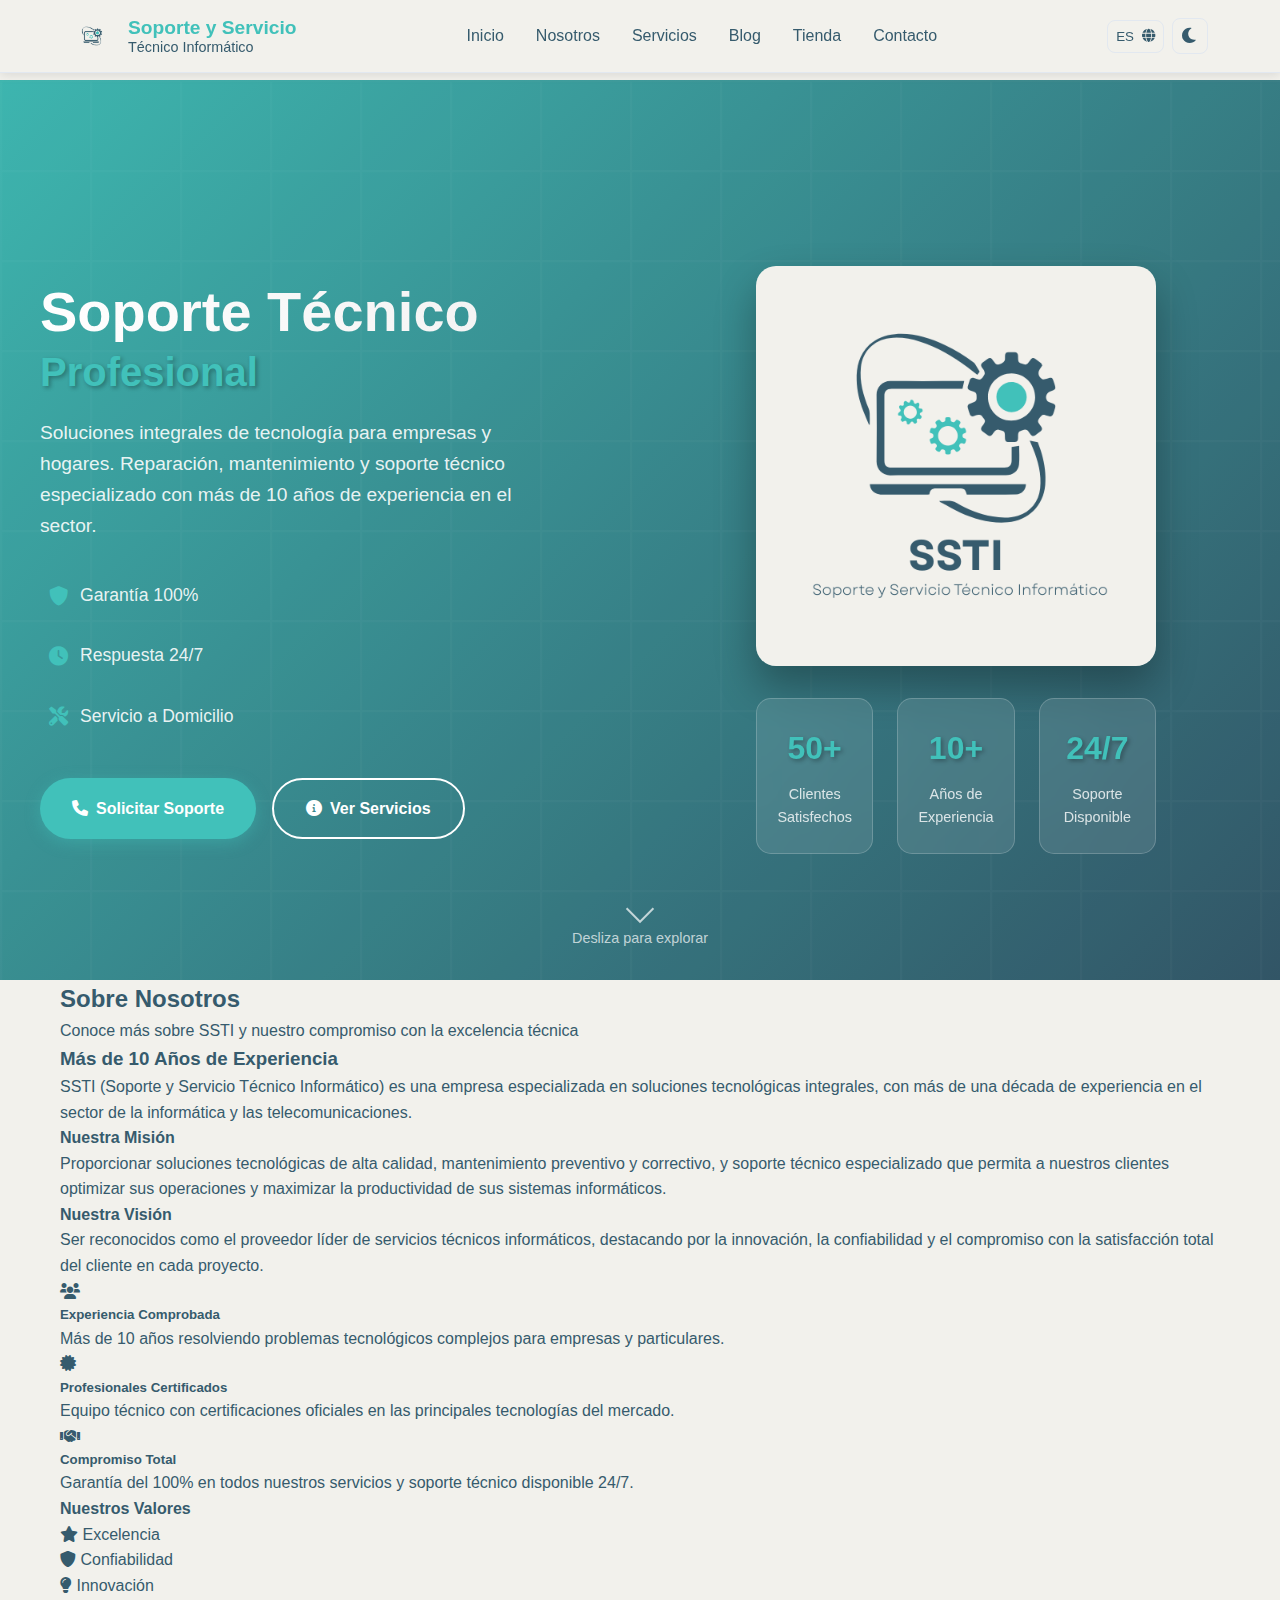
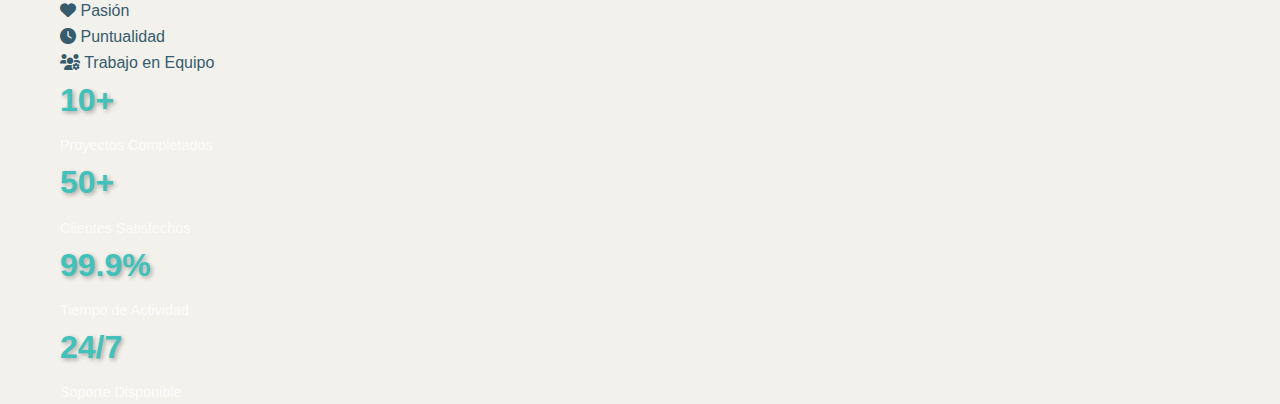
<file: index.html>
<!DOCTYPE html>
<html lang="es">
<head>
    <meta charset="UTF-8">
    <meta name="viewport" content="width=device-width, initial-scale=1.0">
    <title>SSTI - Soporte y Servicio Técnico Informático</title>
    <link rel="stylesheet" href="css/styles.css">
    <link href="https://cdnjs.cloudflare.com/ajax/libs/font-awesome/6.0.0/css/all.min.css" rel="stylesheet">
</head>
<body class="light-mode">
    <!-- Header -->
    <header class="header">
        <nav class="nav-container">
            <div class="nav-left">
                <div class="logo-container">
                    <img src="assets/images/ssti-logo-light.png" alt="SSTI Logo" class="logo logo-light">
                    <img src="assets/images/ssti-logo-dark.png" alt="SSTI Logo" class="logo logo-dark">
                    <div class="company-name">
                        <h1 data-i18n="header.company.title1" data-es="Soporte y Servicio" data-en="Support & Service">Soporte y Servicio</h1>
                        <h2 data-i18n="header.company.title2" data-es="Técnico Informático" data-en="IT Technician">Técnico Informático</h2>
                    </div>
                </div>
            </div>
            
            <div class="nav-center">
                <ul class="nav-menu">
                    <li><a href="#inicio" class="nav-link" data-i18n="nav.home" data-es="Inicio" data-en="Home">Inicio</a></li>
                    <li><a href="#nosotros" class="nav-link" data-i18n="nav.about" data-es="Nosotros" data-en="About">Nosotros</a></li>
                    <li><a href="#servicios" class="nav-link" data-i18n="nav.services" data-es="Servicios" data-en="Services">Servicios</a></li>
                    <li><a href="#blog" class="nav-link" data-i18n="nav.blog" data-es="Blog" data-en="Blog">Blog</a></li>
                    <li><a href="#tienda" class="nav-link" data-i18n="nav.store" data-es="Tienda" data-en="Store">Tienda</a></li>
                    <li><a href="#contacto" class="nav-link" data-i18n="nav.contact" data-es="Contacto" data-en="Contact">Contacto</a></li>
                </ul>
            </div>
            
            <div class="nav-right">
                <div class="controls">
                    <button class="language-toggle" id="languageToggle">
                        <span class="lang-text" data-es="ES" data-en="EN">ES</span>
                        <i class="fas fa-globe"></i>
                    </button>
                    <button class="theme-toggle" id="themeToggle">
                        <i class="fas fa-moon theme-icon-dark"></i>
                        <i class="fas fa-sun theme-icon-light"></i>
                    </button>
                </div>
                
                <button class="mobile-menu-toggle" id="mobileMenuToggle">
                    <span></span>
                    <span></span>
                    <span></span>
                </button>
            </div>
        </nav>
    </header>

    <!-- Hero Section -->
    <section class="hero" id="inicio">
        <div class="hero-background">
            <div class="hero-overlay"></div>
        </div>
        
        <div class="hero-content">
            <div class="hero-text">
                <h1 class="hero-title">
                    <span class="hero-title-main" data-i18n="hero.title.main" data-es="Soporte Técnico" data-en="IT Support">Soporte Técnico</span>
                    <span class="hero-title-sub" data-i18n="hero.title.sub" data-es="Profesional" data-en="Professional">Profesional</span>
                </h1>
                <p class="hero-description" data-i18n="hero.description" data-es="Soluciones integrales de tecnología para empresas y hogares. Reparación, mantenimiento y soporte técnico especializado con más de 10 años de experiencia en el sector." data-en="Comprehensive technology solutions for homes and businesses. Repair, maintenance, and specialized IT support with over 10 years of experience.">
                    Soluciones integrales de tecnología para empresas y hogares. Reparación, mantenimiento y soporte técnico especializado con más de 10 años de experiencia en el sector.
                </p>
                
                <div class="hero-features">
                    <div class="feature-item">
                        <i class="fas fa-shield-alt"></i>
                        <span data-i18n="hero.feature.guarantee" data-es="Garantía 100%" data-en="100% Guarantee">Garantía 100%</span>
                    </div>
                    <div class="feature-item">
                        <i class="fas fa-clock"></i>
                        <span data-i18n="hero.feature.response" data-es="Respuesta 24/7" data-en="24/7 Response">Respuesta 24/7</span>
                    </div>
                    <div class="feature-item">
                        <i class="fas fa-tools"></i>
                        <span data-i18n="hero.feature.onsite" data-es="Servicio a Domicilio" data-en="On-site Service">Servicio a Domicilio</span>
                    </div>
                </div>
                
                <div class="hero-actions">
                    <a href="#contacto" class="btn btn-primary">
                        <i class="fas fa-phone"></i>
                        <span class="btn-text" data-i18n="hero.cta.support" data-es="Solicitar Soporte" data-en="Request Support">Solicitar Soporte</span>
                    </a>
                    <a href="#servicios" class="btn btn-secondary">
                        <i class="fas fa-info-circle"></i>
                        <span class="btn-text" data-i18n="hero.cta.services" data-es="Ver Servicios" data-en="View Services">Ver Servicios</span>
                    </a>
                </div>
            </div>
            
            <div class="hero-visual">
                <div class="hero-image-container">
                    <img src="assets/images/ssti-light.png" alt="SSTI Servicios Técnicos" class="hero-image hero-image-light">
                    <img src="assets/images/ssti-dark.png" alt="SSTI Servicios Técnicos" class="hero-image hero-image-dark">
                </div>
                <div class="hero-stats">
                    <div class="stat-item">
                        <div class="stat-number">50+</div>
                        <div class="stat-label" data-i18n="hero.stats.clients" data-es="Clientes Satisfechos" data-en="Satisfied Clients">Clientes Satisfechos</div>
                    </div>
                    <div class="stat-item">
                        <div class="stat-number">10+</div>
                        <div class="stat-label" data-i18n="hero.stats.years" data-es="Años de Experiencia" data-en="Years of Experience">Años de Experiencia</div>
                    </div>
                    <div class="stat-item">
                        <div class="stat-number">24/7</div>
                        <div class="stat-label" data-i18n="hero.stats.support" data-es="Soporte Disponible" data-en="Support Available">Soporte Disponible</div>
                    </div>
                </div>
            </div>
        </div>
        
        <div class="hero-scroll-indicator">
            <div class="scroll-arrow"></div>
            <span data-i18n="hero.scroll" data-es="Desliza para explorar" data-en="Scroll to explore">Desliza para explorar</span>
        </div>
    </section>

    <!-- Nosotros Section -->
    <section class="nosotros" id="nosotros">
        <div class="container">
            <div class="section-header">
                <h2 class="section-title" data-i18n="nosotros.title" data-es="Sobre Nosotros" data-en="About Us">Sobre Nosotros</h2>
                <p class="section-subtitle" data-i18n="nosotros.subtitle" data-es="Conoce más sobre SSTI y nuestro compromiso con la excelencia técnica" data-en="Learn more about SSTI and our commitment to technical excellence">Conoce más sobre SSTI y nuestro compromiso con la excelencia técnica</p>
            </div>
            
            <div class="nosotros-content">
                <div class="nosotros-text">
                    <div class="nosotros-intro">
                        <h3 data-i18n="nosotros.intro.title" data-es="Más de 10 Años de Experiencia" data-en="Over 10 Years of Experience">Más de 10 Años de Experiencia</h3>
                        <p data-i18n="nosotros.intro.description" data-es="SSTI (Soporte y Servicio Técnico Informático) es una empresa especializada en soluciones tecnológicas integrales, con más de una década de experiencia en el sector de la informática y las telecomunicaciones." data-en="SSTI (IT Support and Technical Service) is a company specialized in comprehensive technological solutions, with over a decade of experience in the IT and telecommunications sector.">
                            SSTI (Soporte y Servicio Técnico Informático) es una empresa especializada en soluciones tecnológicas integrales, con más de una década de experiencia en el sector de la informática y las telecomunicaciones.
                        </p>
                    </div>
                    
                    <div class="nosotros-mission">
                        <h4 data-i18n="nosotros.mission.title" data-es="Nuestra Misión" data-en="Our Mission">Nuestra Misión</h4>
                        <p data-i18n="nosotros.mission.description" data-es="Proporcionar soluciones tecnológicas de alta calidad, mantenimiento preventivo y correctivo, y soporte técnico especializado que permita a nuestros clientes optimizar sus operaciones y maximizar la productividad de sus sistemas informáticos." data-en="To provide high-quality technological solutions, preventive and corrective maintenance, and specialized technical support that allows our clients to optimize their operations and maximize the productivity of their IT systems.">
                            Proporcionar soluciones tecnológicas de alta calidad, mantenimiento preventivo y correctivo, y soporte técnico especializado que permita a nuestros clientes optimizar sus operaciones y maximizar la productividad de sus sistemas informáticos.
                        </p>
                    </div>
                    
                    <div class="nosotros-vision">
                        <h4 data-i18n="nosotros.vision.title" data-es="Nuestra Visión" data-en="Our Vision">Nuestra Visión</h4>
                        <p data-i18n="nosotros.vision.description" data-es="Ser reconocidos como el proveedor líder de servicios técnicos informáticos, destacando por la innovación, la confiabilidad y el compromiso con la satisfacción total del cliente en cada proyecto." data-en="To be recognized as the leading provider of IT technical services, standing out for innovation, reliability, and commitment to total customer satisfaction in every project.">
                            Ser reconocidos como el proveedor líder de servicios técnicos informáticos, destacando por la innovación, la confiabilidad y el compromiso con la satisfacción total del cliente en cada proyecto.
                        </p>
                    </div>
                </div>
                
                <div class="nosotros-features">
                    <div class="feature-card">
                        <div class="feature-icon">
                            <i class="fas fa-users"></i>
                        </div>
                        <h5 data-i18n="nosotros.features.experience.title" data-es="Experiencia Comprobada" data-en="Proven Experience">Experiencia Comprobada</h5>
                        <p data-i18n="nosotros.features.experience.description" data-es="Más de 10 años resolviendo problemas tecnológicos complejos para empresas y particulares." data-en="Over 10 years solving complex technological problems for businesses and individuals.">
                            Más de 10 años resolviendo problemas tecnológicos complejos para empresas y particulares.
                        </p>
                    </div>
                    
                    <div class="feature-card">
                        <div class="feature-icon">
                            <i class="fas fa-certificate"></i>
                        </div>
                        <h5 data-i18n="nosotros.features.certification.title" data-es="Profesionales Certificados" data-en="Certified Professionals">Profesionales Certificados</h5>
                        <p data-i18n="nosotros.features.certification.description" data-es="Equipo técnico con certificaciones oficiales en las principales tecnologías del mercado." data-en="Technical team with official certifications in the main market technologies.">
                            Equipo técnico con certificaciones oficiales en las principales tecnologías del mercado.
                        </p>
                    </div>
                    
                    <div class="feature-card">
                        <div class="feature-icon">
                            <i class="fas fa-handshake"></i>
                        </div>
                        <h5 data-i18n="nosotros.features.commitment.title" data-es="Compromiso Total" data-en="Total Commitment">Compromiso Total</h5>
                        <p data-i18n="nosotros.features.commitment.description" data-es="Garantía del 100% en todos nuestros servicios y soporte técnico disponible 24/7." data-en="100% guarantee on all our services and 24/7 technical support available.">
                            Garantía del 100% en todos nuestros servicios y soporte técnico disponible 24/7.
                        </p>
                    </div>
                </div>
                
                <div class="nosotros-values">
                    <h4 data-i18n="nosotros.values.title" data-es="Nuestros Valores" data-en="Our Values">Nuestros Valores</h4>
                    <div class="values-grid">
                        <div class="value-item">
                            <i class="fas fa-star"></i>
                            <span data-i18n="nosotros.values.excellence" data-es="Excelencia" data-en="Excellence">Excelencia</span>
                        </div>
                        <div class="value-item">
                            <i class="fas fa-shield-alt"></i>
                            <span data-i18n="nosotros.values.reliability" data-es="Confiabilidad" data-en="Reliability">Confiabilidad</span>
                        </div>
                        <div class="value-item">
                            <i class="fas fa-lightbulb"></i>
                            <span data-i18n="nosotros.values.innovation" data-es="Innovación" data-en="Innovation">Innovación</span>
                        </div>
                        <div class="value-item">
                            <i class="fas fa-heart"></i>
                            <span data-i18n="nosotros.values.passion" data-es="Pasión" data-en="Passion">Pasión</span>
                        </div>
                        <div class="value-item">
                            <i class="fas fa-clock"></i>
                            <span data-i18n="nosotros.values.punctuality" data-es="Puntualidad" data-en="Punctuality">Puntualidad</span>
                        </div>
                        <div class="value-item">
                            <i class="fas fa-users-cog"></i>
                            <span data-i18n="nosotros.values.teamwork" data-es="Trabajo en Equipo" data-en="Teamwork">Trabajo en Equipo</span>
                        </div>
                    </div>
                </div>
                
                <div class="nosotros-stats">
                    <div class="stat-card">
                        <div class="stat-number">10+</div>
                        <div class="stat-label" data-i18n="nosotros.stats.projects" data-es="Proyectos Completados" data-en="Completed Projects">Proyectos Completados</div>
                    </div>
                    <div class="stat-card">
                        <div class="stat-number">50+</div>
                        <div class="stat-label" data-i18n="nosotros.stats.clients" data-es="Clientes Satisfechos" data-en="Satisfied Clients">Clientes Satisfechos</div>
                    </div>
                    <div class="stat-card">
                        <div class="stat-number">99.9%</div>
                        <div class="stat-label" data-i18n="nosotros.stats.uptime" data-es="Tiempo de Actividad" data-en="Uptime">Tiempo de Actividad</div>
                    </div>
                    <div class="stat-card">
                        <div class="stat-number">24/7</div>
                        <div class="stat-label" data-i18n="nosotros.stats.support" data-es="Soporte Disponible" data-en="Support Available">Soporte Disponible</div>
                    </div>
                </div>
            </div>
        </div>
    </section>

    <!-- Scripts -->
    <script src="js/toggleDarkMode.js"></script>
    <script src="js/translate.js"></script>
    <script src="js/scripts.js"></script>
</body>
</html>
</file>
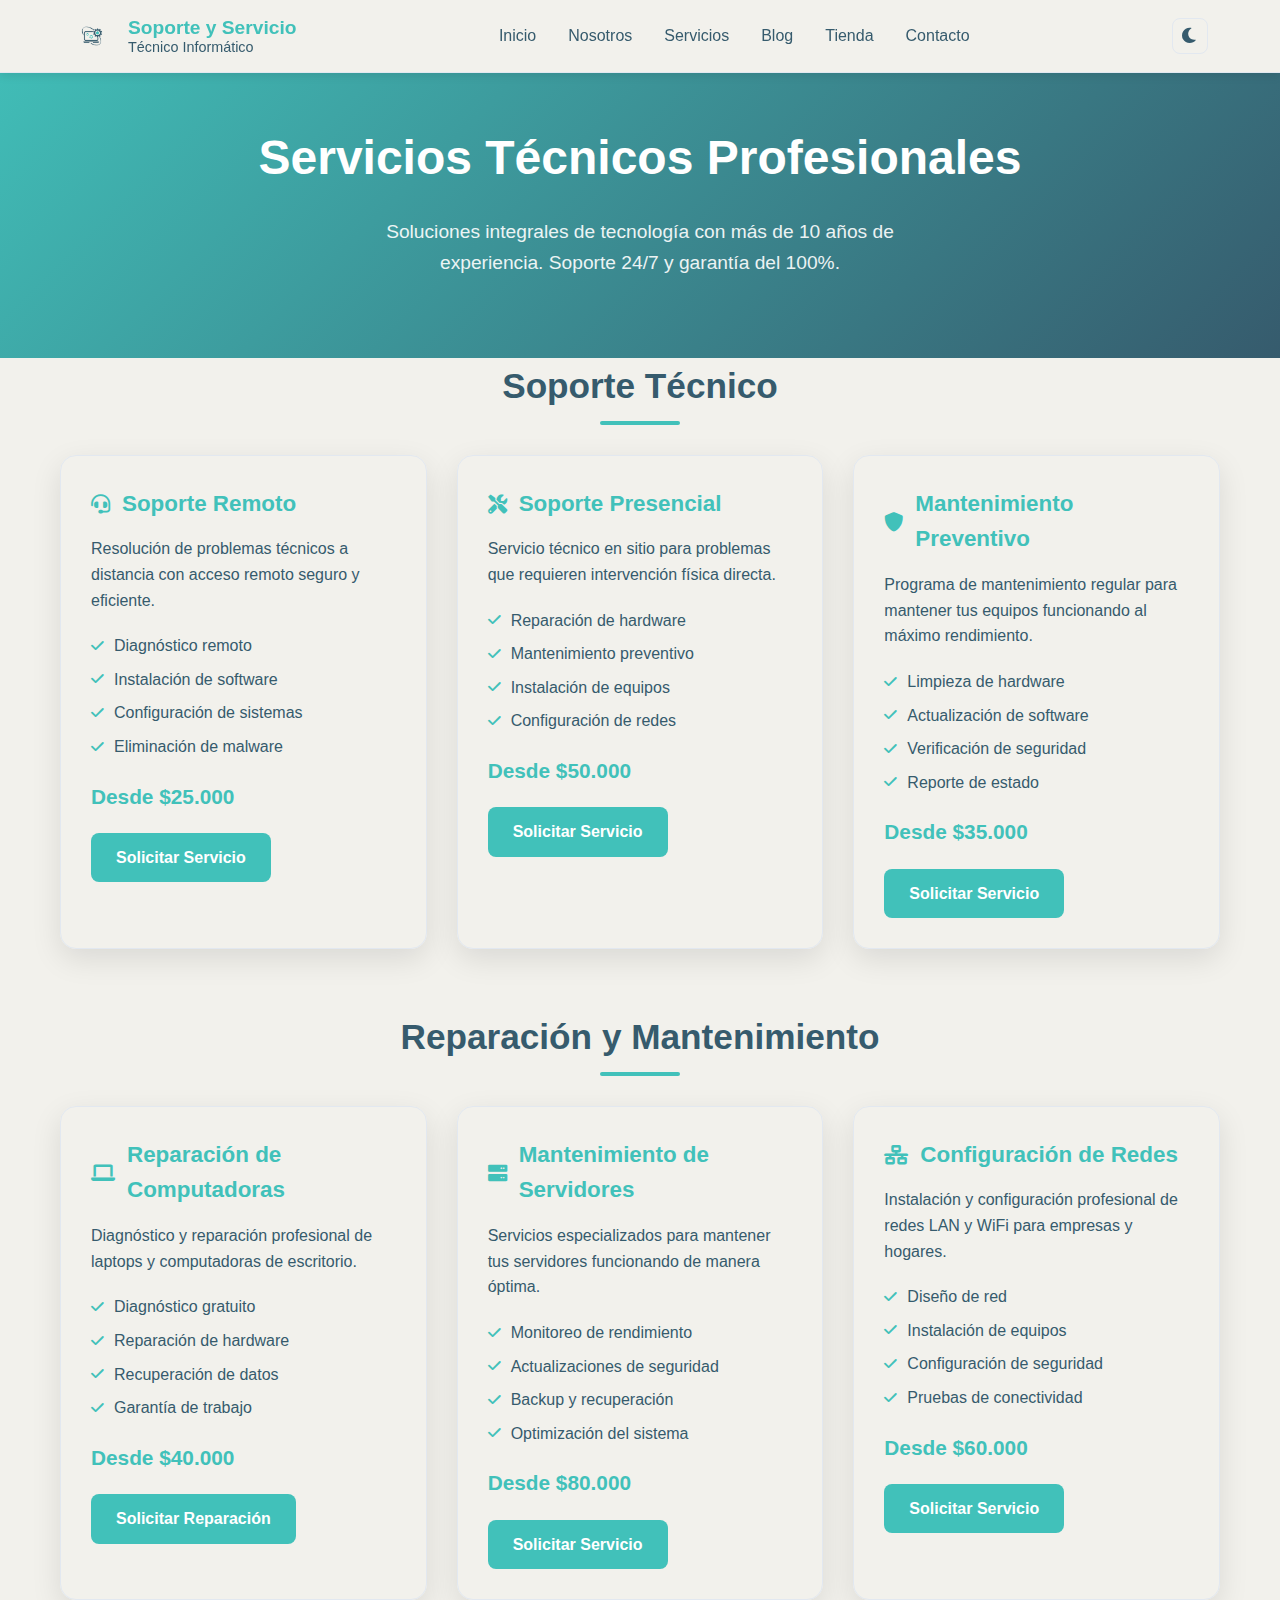
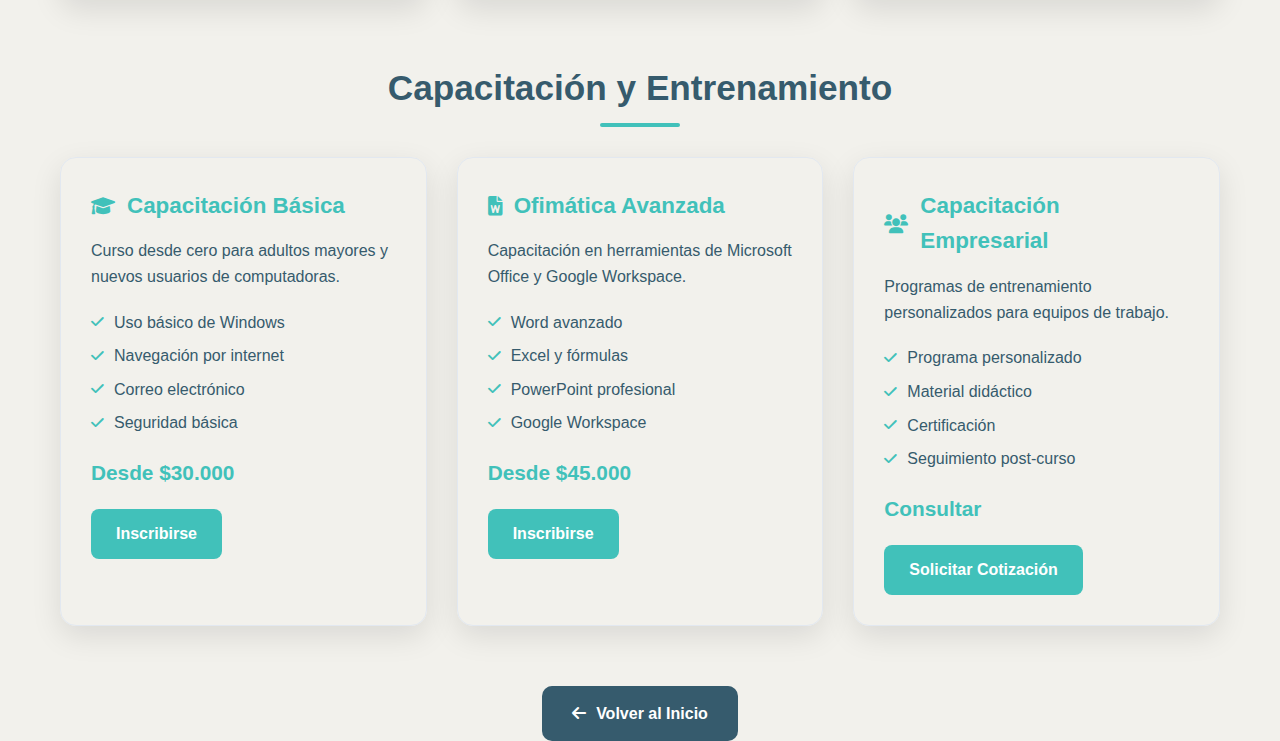
<file: store/services/index.html>
<!DOCTYPE html>
<html lang="es">

<head>
    <meta charset="UTF-8">
    <meta name="viewport" content="width=device-width, initial-scale=1.0">
    <title>Servicios Técnicos - SSTI</title>
    <link rel="stylesheet" href="../../css/styles.css">
    <link href="https://cdnjs.cloudflare.com/ajax/libs/font-awesome/6.0.0/css/all.min.css" rel="stylesheet">
    <style>
        .services-hero {
            background: linear-gradient(135deg, var(--primary-color), var(--secondary-color));
            color: white;
            padding: 120px 0 80px;
            text-align: center;
        }
        
        .services-hero h1 {
            font-size: 3rem;
            margin-bottom: 20px;
            font-weight: 700;
        }
        
        .services-hero p {
            font-size: 1.2rem;
            max-width: 600px;
            margin: 0 auto;
            opacity: 0.9;
        }
        
        .service-category {
            margin-bottom: 60px;
        }
        
        .service-category h2 {
            font-size: 2.2rem;
            color: var(--text-primary);
            margin-bottom: 30px;
            text-align: center;
            position: relative;
        }
        
        .service-category h2::after {
            content: '';
            position: absolute;
            bottom: -10px;
            left: 50%;
            transform: translateX(-50%);
            width: 80px;
            height: 4px;
            background: var(--primary-color);
            border-radius: 2px;
        }
        
        .services-grid {
            display: grid;
            grid-template-columns: repeat(auto-fit, minmax(350px, 1fr));
            gap: 30px;
            margin-top: 40px;
        }
        
        .service-item {
            background: var(--bg-primary);
            border: 1px solid var(--border-color);
            border-radius: 16px;
            padding: 30px;
            box-shadow: 0 10px 30px var(--shadow-color);
            transition: all 0.3s ease;
        }
        
        .service-item:hover {
            transform: translateY(-5px);
            box-shadow: 0 20px 40px var(--shadow-color);
            border-color: var(--primary-color);
        }
        
        .service-item h3 {
            color: var(--primary-color);
            font-size: 1.4rem;
            margin-bottom: 15px;
            display: flex;
            align-items: center;
            gap: 12px;
        }
        
        .service-item h3 i {
            font-size: 1.2rem;
        }
        
        .service-item p {
            color: var(--text-secondary);
            line-height: 1.6;
            margin-bottom: 20px;
        }
        
        .service-features {
            list-style: none;
            margin-bottom: 20px;
        }
        
        .service-features li {
            color: var(--text-secondary);
            margin-bottom: 8px;
            display: flex;
            align-items: center;
            gap: 10px;
        }
        
        .service-features li i {
            color: var(--primary-color);
            font-size: 0.9rem;
        }
        
        .service-price {
            font-size: 1.3rem;
            font-weight: 700;
            color: var(--primary-color);
            margin-bottom: 20px;
        }
        
        .service-cta {
            background: var(--primary-color);
            color: white;
            padding: 12px 25px;
            border-radius: 8px;
            text-decoration: none;
            display: inline-block;
            font-weight: 600;
            transition: all 0.3s ease;
        }
        
        .service-cta:hover {
            background: var(--secondary-color);
            transform: translateY(-2px);
        }
        
        .back-to-home {
            text-align: center;
            margin-top: 60px;
        }
        
        .back-to-home a {
            background: var(--secondary-color);
            color: white;
            padding: 15px 30px;
            border-radius: 10px;
            text-decoration: none;
            font-weight: 600;
            display: inline-flex;
            align-items: center;
            gap: 10px;
            transition: all 0.3s ease;
        }
        
        .back-to-home a:hover {
            background: var(--primary-color);
            transform: translateY(-2px);
        }
        
        @media (max-width: 768px) {
            .services-hero h1 {
                font-size: 2rem;
            }
            
            .services-grid {
                grid-template-columns: 1fr;
            }
            
            .service-item {
                padding: 20px;
            }
        }
    </style>
</head>

<body class="light-mode">
    <!-- Header -->
    <header class="header">
        <nav class="nav-container">
            <div class="nav-left">
                <div class="logo-container">
                    <img src="../../assets/images/ssti-logo-light.png" alt="SSTI Logo" class="logo logo-light">
                    <img src="../../assets/images/ssti-logo-dark.png" alt="SSTI Logo" class="logo logo-dark">
                    <div class="company-name">
                        <h1>Soporte y Servicio</h1>
                        <h2>Técnico Informático</h2>
                    </div>
                </div>
            </div>

            <div class="nav-center">
                <ul class="nav-menu">
                    <li><a href="../../index.html" class="nav-link">Inicio</a></li>
                    <li><a href="../../index.html#nosotros" class="nav-link">Nosotros</a></li>
                    <li><a href="../../index.html#servicios" class="nav-link">Servicios</a></li>
                    <li><a href="../../index.html#blog" class="nav-link">Blog</a></li>
                    <li><a href="../../index.html#tienda" class="nav-link">Tienda</a></li>
                    <li><a href="../../index.html#contacto" class="nav-link">Contacto</a></li>
                </ul>
            </div>

            <div class="nav-right">
                <div class="controls">
                    <button class="theme-toggle" id="themeToggle">
                        <i class="fas fa-moon theme-icon-dark"></i>
                        <i class="fas fa-sun theme-icon-light"></i>
                    </button>
                </div>
            </div>
        </nav>
    </header>

    <!-- Hero Section -->
    <section class="services-hero">
        <div class="container">
            <h1>Servicios Técnicos Profesionales</h1>
            <p>Soluciones integrales de tecnología con más de 10 años de experiencia. Soporte 24/7 y garantía del 100%.</p>
        </div>
    </section>

    <!-- Servicios de Soporte Técnico -->
    <section class="service-category">
        <div class="container">
            <h2>Soporte Técnico</h2>
            <div class="services-grid">
                <div class="service-item">
                    <h3><i class="fas fa-headset"></i>Soporte Remoto</h3>
                    <p>Resolución de problemas técnicos a distancia con acceso remoto seguro y eficiente.</p>
                    <ul class="service-features">
                        <li><i class="fas fa-check"></i>Diagnóstico remoto</li>
                        <li><i class="fas fa-check"></i>Instalación de software</li>
                        <li><i class="fas fa-check"></i>Configuración de sistemas</li>
                        <li><i class="fas fa-check"></i>Eliminación de malware</li>
                    </ul>
                    <div class="service-price">Desde $25.000</div>
                    <a href="#" class="service-cta">Solicitar Servicio</a>
                </div>

                <div class="service-item">
                    <h3><i class="fas fa-tools"></i>Soporte Presencial</h3>
                    <p>Servicio técnico en sitio para problemas que requieren intervención física directa.</p>
                    <ul class="service-features">
                        <li><i class="fas fa-check"></i>Reparación de hardware</li>
                        <li><i class="fas fa-check"></i>Mantenimiento preventivo</li>
                        <li><i class="fas fa-check"></i>Instalación de equipos</li>
                        <li><i class="fas fa-check"></i>Configuración de redes</li>
                    </ul>
                    <div class="service-price">Desde $50.000</div>
                    <a href="#" class="service-cta">Solicitar Servicio</a>
                </div>

                <div class="service-item">
                    <h3><i class="fas fa-shield-alt"></i>Mantenimiento Preventivo</h3>
                    <p>Programa de mantenimiento regular para mantener tus equipos funcionando al máximo rendimiento.</p>
                    <ul class="service-features">
                        <li><i class="fas fa-check"></i>Limpieza de hardware</li>
                        <li><i class="fas fa-check"></i>Actualización de software</li>
                        <li><i class="fas fa-check"></i>Verificación de seguridad</li>
                        <li><i class="fas fa-check"></i>Reporte de estado</li>
                    </ul>
                    <div class="service-price">Desde $35.000</div>
                    <a href="#" class="service-cta">Solicitar Servicio</a>
                </div>
            </div>
        </div>
    </section>

    <!-- Servicios de Reparación -->
    <section class="service-category">
        <div class="container">
            <h2>Reparación y Mantenimiento</h2>
            <div class="services-grid">
                <div class="service-item">
                    <h3><i class="fas fa-laptop"></i>Reparación de Computadoras</h3>
                    <p>Diagnóstico y reparación profesional de laptops y computadoras de escritorio.</p>
                    <ul class="service-features">
                        <li><i class="fas fa-check"></i>Diagnóstico gratuito</li>
                        <li><i class="fas fa-check"></i>Reparación de hardware</li>
                        <li><i class="fas fa-check"></i>Recuperación de datos</li>
                        <li><i class="fas fa-check"></i>Garantía de trabajo</li>
                    </ul>
                    <div class="service-price">Desde $40.000</div>
                    <a href="#" class="service-cta">Solicitar Reparación</a>
                </div>

                <div class="service-item">
                    <h3><i class="fas fa-server"></i>Mantenimiento de Servidores</h3>
                    <p>Servicios especializados para mantener tus servidores funcionando de manera óptima.</p>
                    <ul class="service-features">
                        <li><i class="fas fa-check"></i>Monitoreo de rendimiento</li>
                        <li><i class="fas fa-check"></i>Actualizaciones de seguridad</li>
                        <li><i class="fas fa-check"></i>Backup y recuperación</li>
                        <li><i class="fas fa-check"></i>Optimización del sistema</li>
                    </ul>
                    <div class="service-price">Desde $80.000</div>
                    <a href="#" class="service-cta">Solicitar Servicio</a>
                </div>

                <div class="service-item">
                    <h3><i class="fas fa-network-wired"></i>Configuración de Redes</h3>
                    <p>Instalación y configuración profesional de redes LAN y WiFi para empresas y hogares.</p>
                    <ul class="service-features">
                        <li><i class="fas fa-check"></i>Diseño de red</li>
                        <li><i class="fas fa-check"></i>Instalación de equipos</li>
                        <li><i class="fas fa-check"></i>Configuración de seguridad</li>
                        <li><i class="fas fa-check"></i>Pruebas de conectividad</li>
                    </ul>
                    <div class="service-price">Desde $60.000</div>
                    <a href="#" class="service-cta">Solicitar Servicio</a>
                </div>
            </div>
        </div>
    </section>

    <!-- Servicios de Capacitación -->
    <section class="service-category">
        <div class="container">
            <h2>Capacitación y Entrenamiento</h2>
            <div class="services-grid">
                <div class="service-item">
                    <h3><i class="fas fa-graduation-cap"></i>Capacitación Básica</h3>
                    <p>Curso desde cero para adultos mayores y nuevos usuarios de computadoras.</p>
                    <ul class="service-features">
                        <li><i class="fas fa-check"></i>Uso básico de Windows</li>
                        <li><i class="fas fa-check"></i>Navegación por internet</li>
                        <li><i class="fas fa-check"></i>Correo electrónico</li>
                        <li><i class="fas fa-check"></i>Seguridad básica</li>
                    </ul>
                    <div class="service-price">Desde $30.000</div>
                    <a href="#" class="service-cta">Inscribirse</a>
                </div>

                <div class="service-item">
                    <h3><i class="fas fa-file-word"></i>Ofimática Avanzada</h3>
                    <p>Capacitación en herramientas de Microsoft Office y Google Workspace.</p>
                    <ul class="service-features">
                        <li><i class="fas fa-check"></i>Word avanzado</li>
                        <li><i class="fas fa-check"></i>Excel y fórmulas</li>
                        <li><i class="fas fa-check"></i>PowerPoint profesional</li>
                        <li><i class="fas fa-check"></i>Google Workspace</li>
                    </ul>
                    <div class="service-price">Desde $45.000</div>
                    <a href="#" class="service-cta">Inscribirse</a>
                </div>

                <div class="service-item">
                    <h3><i class="fas fa-users"></i>Capacitación Empresarial</h3>
                    <p>Programas de entrenamiento personalizados para equipos de trabajo.</p>
                    <ul class="service-features">
                        <li><i class="fas fa-check"></i>Programa personalizado</li>
                        <li><i class="fas fa-check"></i>Material didáctico</li>
                        <li><i class="fas fa-check"></i>Certificación</li>
                        <li><i class="fas fa-check"></i>Seguimiento post-curso</li>
                    </ul>
                    <div class="service-price">Consultar</div>
                    <a href="#" class="service-cta">Solicitar Cotización</a>
                </div>
            </div>
        </div>
    </section>

    <!-- Botón de regreso -->
    <section class="back-to-home">
        <div class="container">
            <a href="../../index.html">
                <i class="fas fa-arrow-left"></i>
                Volver al Inicio
            </a>
        </div>
    </section>

    <!-- Scripts -->
    <script src="../../js/toggleDarkMode.js"></script>
</body>

</html>
</file>
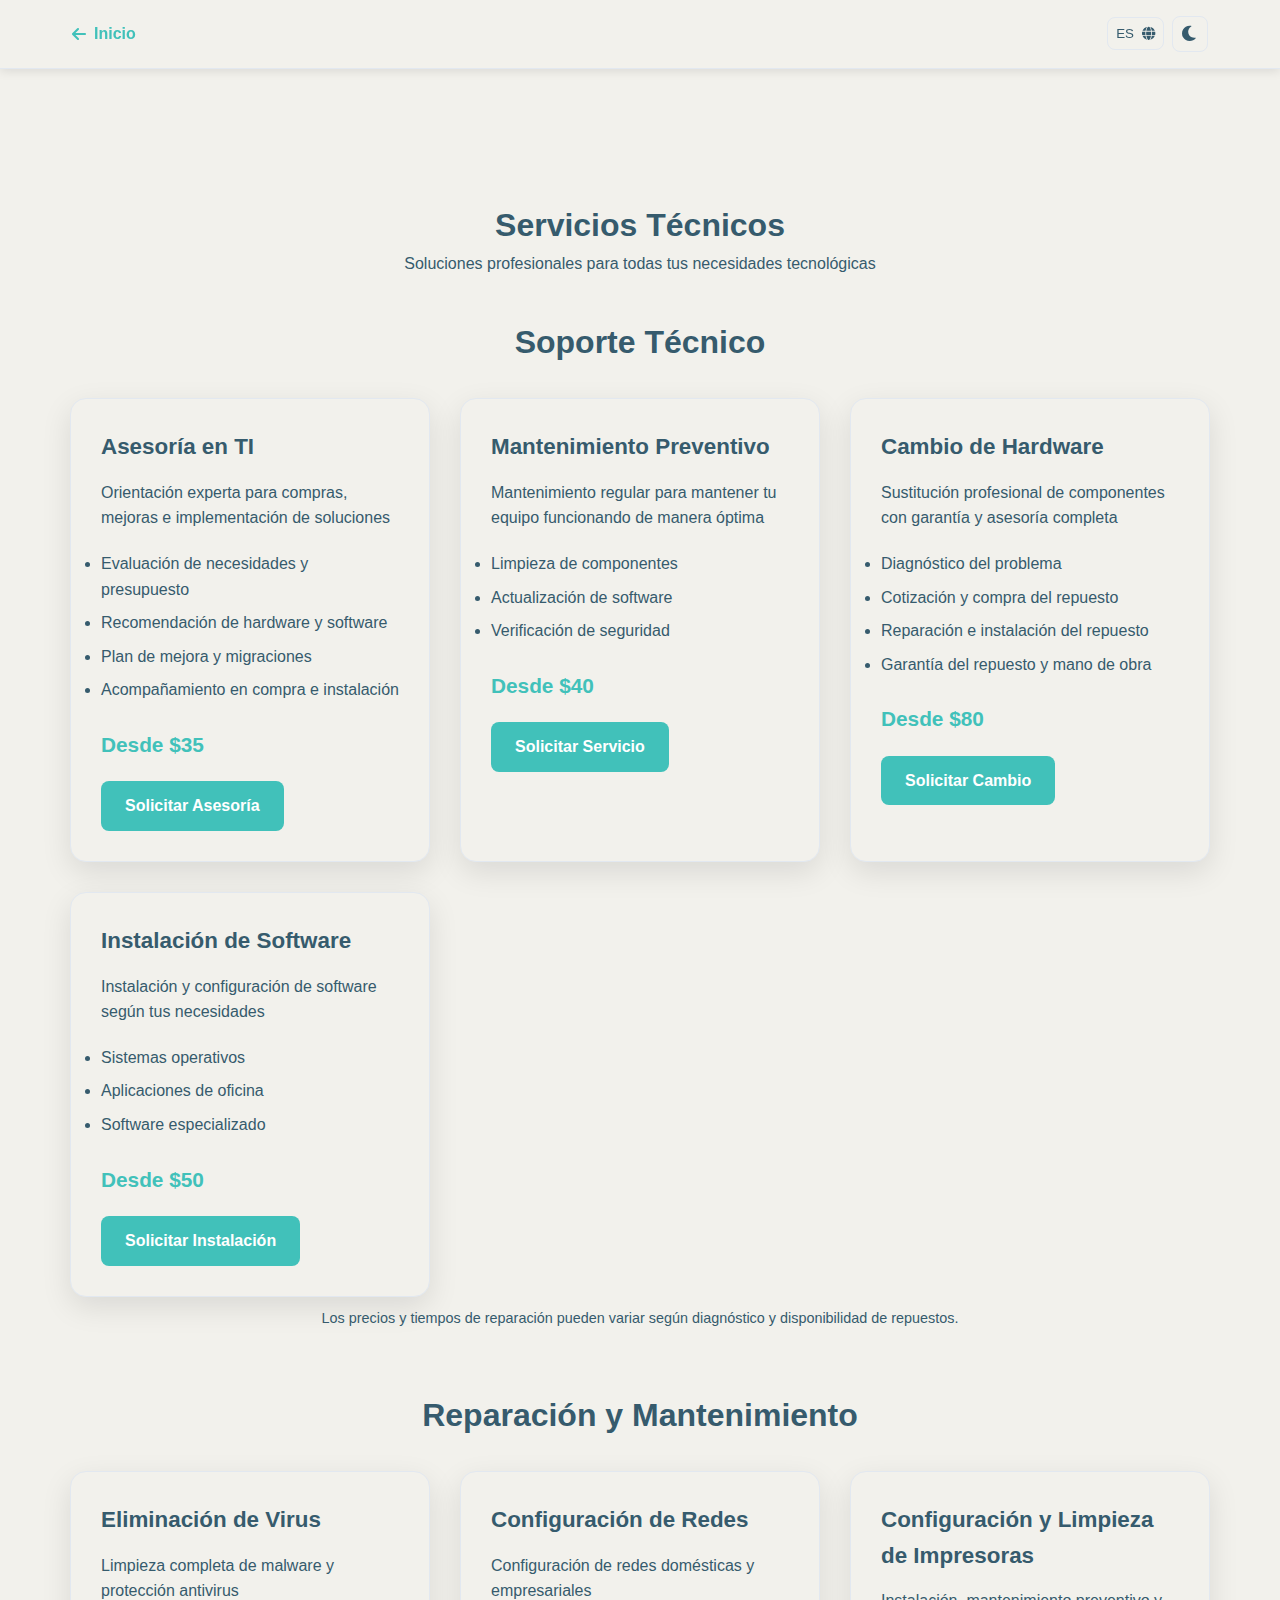
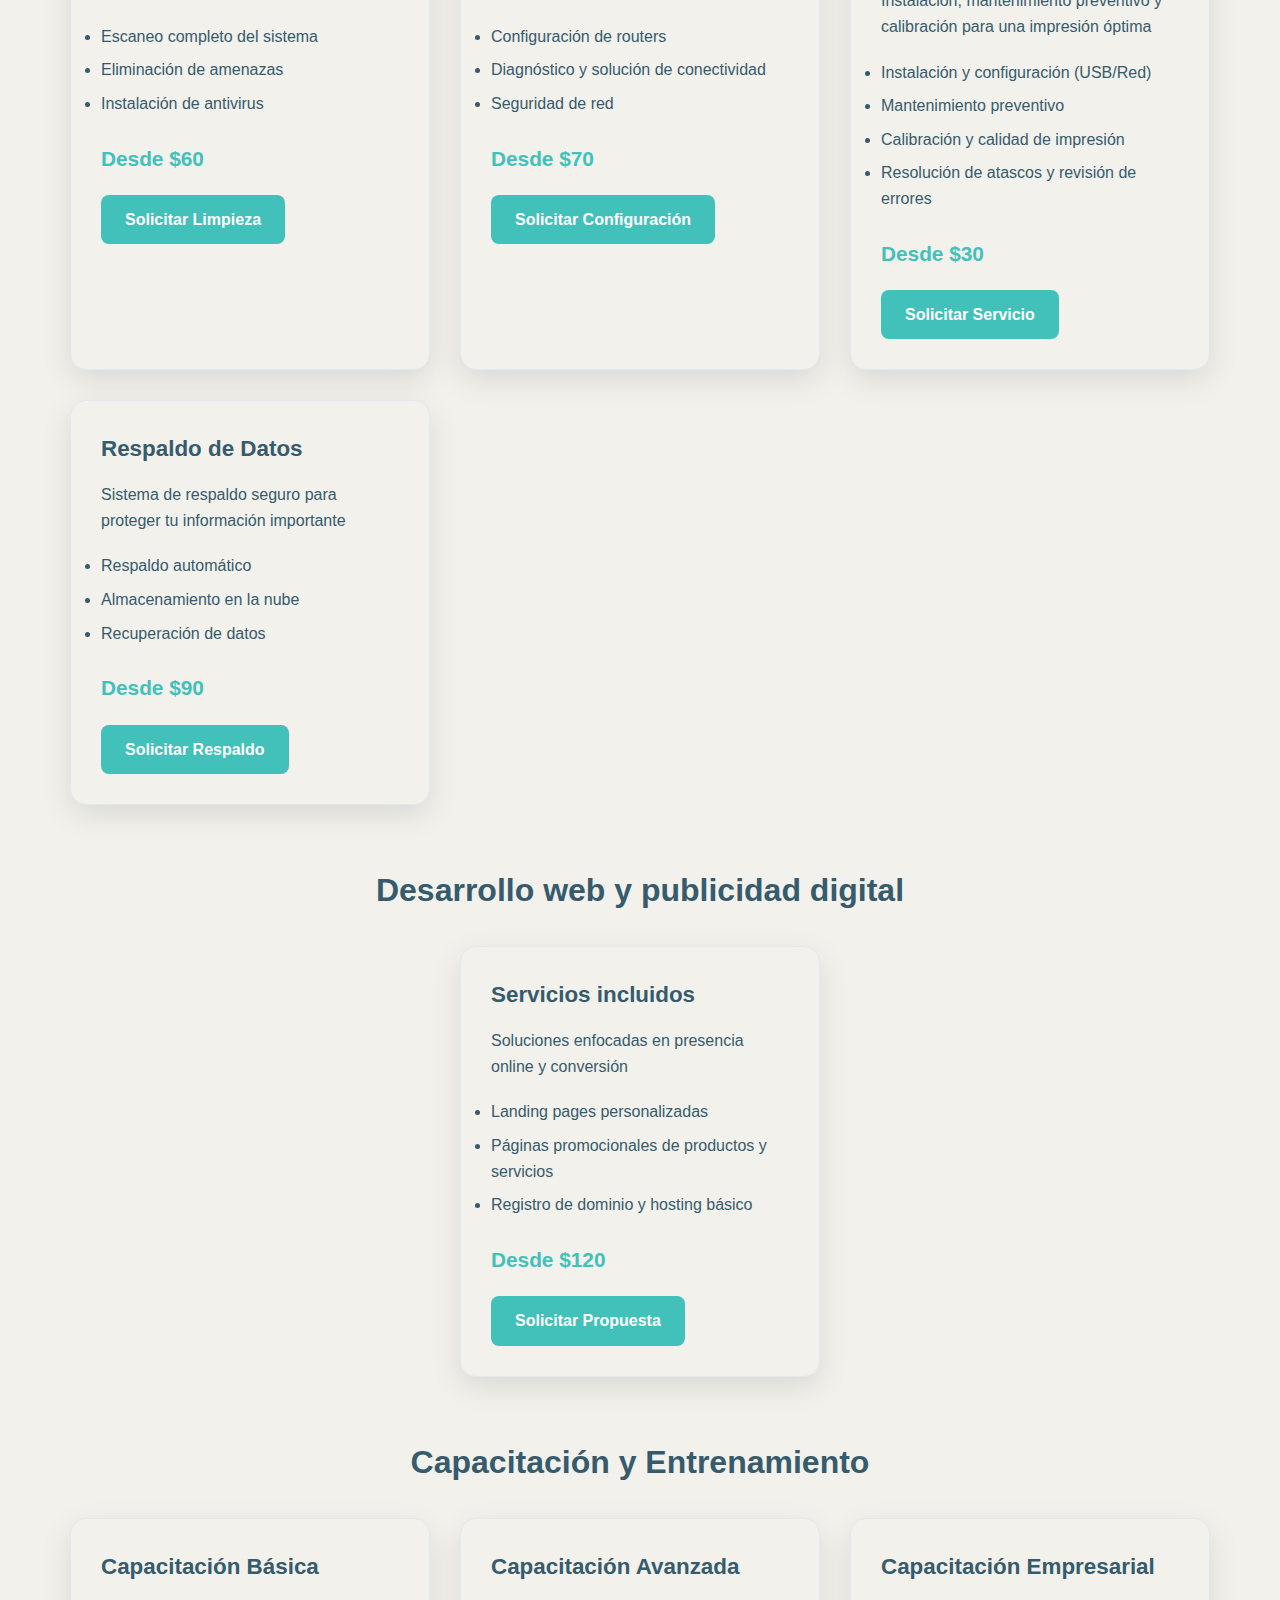
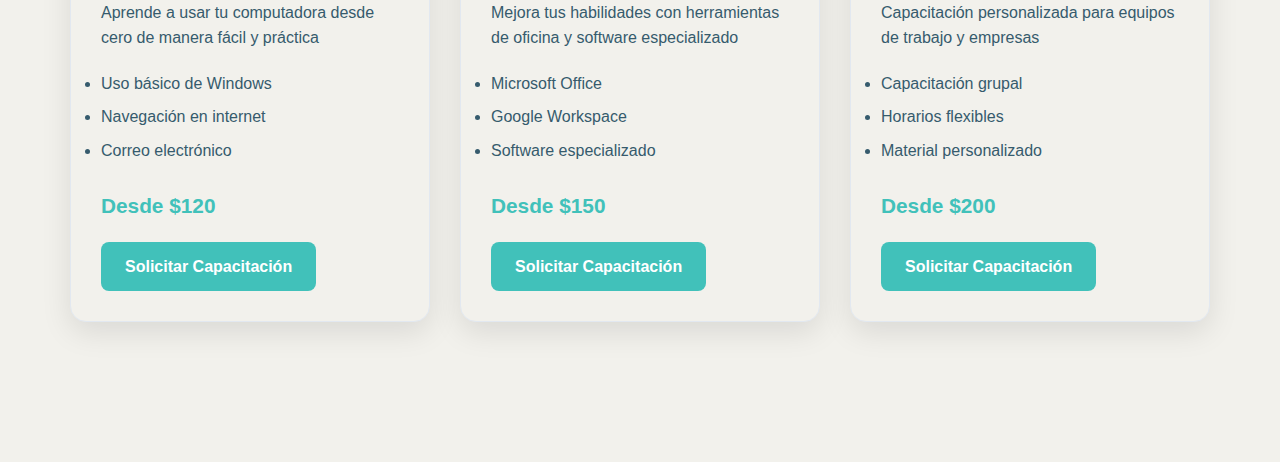
<file: store/services/services.html>
<!DOCTYPE html>
<html lang="es">
<head>
    <meta charset="UTF-8">
    <meta name="viewport" content="width=device-width, initial-scale=1.0">
    <title>Servicios Técnicos - SSTI</title>
    <link rel="stylesheet" href="../../css/styles.css">
    <link href="https://cdnjs.cloudflare.com/ajax/libs/font-awesome/6.0.0/css/all.min.css" rel="stylesheet">
    <style>
        .services-page-header { padding-top: 120px; padding-bottom: 20px; text-align: center; }
        .back-home { display: inline-flex; align-items: center; gap: 8px; text-decoration: none; color: var(--primary-color); font-weight: 600; }
        .services-list { padding: 20px 0 80px; }
        .service-category { margin-bottom: 60px; }
        .service-category h2 { font-size: 2rem; margin-bottom: 30px; color: var(--text-primary); text-align: center; }
        .services-grid {
            display: grid;
            grid-template-columns: repeat(auto-fit, minmax(300px, 360px));
            gap: 30px;
            justify-content: center;
            align-items: stretch;
        }
        .service-item { background: var(--background-color); border: 1px solid var(--border-color); border-radius: 16px; padding: 30px; box-shadow: 0 10px 30px var(--shadow-color); transition: all 0.3s ease; }
        .service-item:hover { transform: translateY(-5px); box-shadow: 0 20px 40px var(--shadow-color); border-color: var(--primary-color); }
        .service-item h3 { font-size: 1.4rem; margin-bottom: 15px; color: var(--text-primary); }
        .service-item p { color: var(--text-secondary); margin-bottom: 20px; line-height: 1.6; }
        .service-features { margin-bottom: 25px; }
        .service-features li { margin-bottom: 8px; color: var(--text-secondary); }
        .service-price { font-size: 1.3rem; font-weight: 700; color: var(--primary-color); margin-bottom: 20px; }
        .service-cta { display: inline-block; background: var(--primary-color); color: white; padding: 12px 24px; border-radius: 8px; text-decoration: none; font-weight: 600; transition: all 0.3s ease; }
        .service-cta:hover { background: #3aa8a1; transform: translateY(-2px); }
        .services-note { font-size: 0.9rem; color: var(--text-secondary); text-align: center; margin-top: 10px; }
    </style>
    <script defer src="../../js/toggleDarkMode.js"></script>
    <script defer src="../../js/translate.js"></script>
    <script defer src="../../js/whatsapp.js"></script>
</head>
<body>
    <header class="header">
        <nav class="nav-container">
            <div class="nav-left">
                <div class="logo-container">
                    <a href="../../index.html" class="back-home" aria-label="Inicio">
                        <i class="fas fa-arrow-left"></i>
                        <span data-es="Inicio" data-en="Home">Inicio</span>
                    </a>
                </div>
            </div>
            <div class="nav-right">
                <div class="controls">
                    <button class="language-toggle" id="languageToggle">
                        <span class="lang-text" data-es="ES" data-en="EN">ES</span>
                        <i class="fas fa-globe"></i>
                    </button>
                    <button class="theme-toggle" id="themeToggle">
                        <i class="fas fa-moon theme-icon-dark"></i>
                        <i class="fas fa-sun theme-icon-light"></i>
                    </button>
                </div>
            </div>
        </nav>
    </header>

    <main class="services">
        <div class="container services-page-header">
            <h1 class="section-title" data-es="Servicios Técnicos" data-en="Technical Services">Servicios Técnicos</h1>
            <p class="section-subtitle" data-es="Soluciones profesionales para todas tus necesidades tecnológicas" data-en="Professional solutions for all your technological needs">Soluciones profesionales para todas tus necesidades tecnológicas</p>
        </div>

        <div class="container services-list">
            <!-- Soporte Técnico -->
            <div class="service-category">
                <h2 data-es="Soporte Técnico" data-en="Technical Support">Soporte Técnico</h2>
                <div class="services-grid">
                    <div class="service-item">
                        <h3 data-es="Asesoría en TI" data-en="IT Consulting">Asesoría en TI</h3>
                        <p data-es="Orientación experta para compras, mejoras e implementación de soluciones" data-en="Expert guidance for purchases, upgrades and solution implementation">Orientación experta para compras, mejoras e implementación de soluciones</p>
                        <ul class="service-features">
                            <li data-es="Evaluación de necesidades y presupuesto" data-en="Needs and budget assessment">Evaluación de necesidades y presupuesto</li>
                            <li data-es="Recomendación de hardware y software" data-en="Hardware and software recommendations">Recomendación de hardware y software</li>
                            <li data-es="Plan de mejora y migraciones" data-en="Upgrade and migration plan">Plan de mejora y migraciones</li>
                            <li data-es="Acompañamiento en compra e instalación" data-en="Support during purchase and installation">Acompañamiento en compra e instalación</li>
                        </ul>
                        <div class="service-price" data-es="Desde $35" data-en="From $35">Desde $35</div>
                        <a href="#" class="service-cta" data-es="Solicitar Asesoría" data-en="Request Consulting">Solicitar Asesoría</a>
                    </div>
                    <div class="service-item">
                        <h3 data-es="Mantenimiento Preventivo" data-en="Preventive Maintenance">Mantenimiento Preventivo</h3>
                        <p data-es="Mantenimiento regular para mantener tu equipo funcionando de manera óptima" data-en="Regular maintenance to keep your equipment running optimally">Mantenimiento regular para mantener tu equipo funcionando de manera óptima</p>
                        <ul class="service-features">
                            <li data-es="Limpieza de componentes" data-en="Component cleaning">Limpieza de componentes</li>
                            <li data-es="Actualización de software" data-en="Software updates">Actualización de software</li>
                            <li data-es="Verificación de seguridad" data-en="Security verification">Verificación de seguridad</li>
                        </ul>
                        <div class="service-price" data-es="Desde $40" data-en="From $40">Desde $40</div>
                        <a href="#" class="service-cta" data-es="Solicitar Servicio" data-en="Request Service">Solicitar Servicio</a>
                    </div>

                    <div class="service-item">
                        <h3 data-es="Cambio de Hardware" data-en="Hardware Replacement">Cambio de Hardware</h3>
                        <p data-es="Sustitución profesional de componentes con garantía y asesoría completa" data-en="Professional component replacement with full warranty and guidance">Sustitución profesional de componentes con garantía y asesoría completa</p>
                        <ul class="service-features">
                            <li data-es="Diagnóstico del problema" data-en="Issue diagnosis">Diagnóstico del problema</li>
                            <li data-es="Cotización y compra del repuesto" data-en="Quote and spare purchase">Cotización y compra del repuesto</li>
                            <li data-es="Reparación e instalación del repuesto" data-en="Part replacement and installation">Reparación e instalación del repuesto</li>
                            <li data-es="Garantía del repuesto y mano de obra" data-en="Part and labor warranty">Garantía del repuesto y mano de obra</li>
                        </ul>
                        <div class="service-price" data-es="Desde $80" data-en="From $80">Desde $80</div>
                        <a href="#" class="service-cta" data-es="Solicitar Cambio" data-en="Request Replacement">Solicitar Cambio</a>
                    </div>

                    <div class="service-item">
                        <h3 data-es="Instalación de Software" data-en="Software Installation">Instalación de Software</h3>
                        <p data-es="Instalación y configuración de software según tus necesidades" data-en="Software installation and configuration according to your needs">Instalación y configuración de software según tus necesidades</p>
                        <ul class="service-features">
                            <li data-es="Sistemas operativos" data-en="Operating systems">Sistemas operativos</li>
                            <li data-es="Aplicaciones de oficina" data-en="Office applications">Aplicaciones de oficina</li>
                            <li data-es="Software especializado" data-en="Specialized software">Software especializado</li>
                        </ul>
                        <div class="service-price" data-es="Desde $50" data-en="From $50">Desde $50</div>
                        <a href="#" class="service-cta" data-es="Solicitar Instalación" data-en="Request Installation">Solicitar Instalación</a>
                    </div>
                </div>
                <p class="services-note" data-es="Los precios y tiempos de reparación pueden variar según diagnóstico y disponibilidad de repuestos." data-en="Prices and repair times may vary depending on diagnosis and parts availability.">Los precios y tiempos de reparación pueden variar según diagnóstico y disponibilidad de repuestos.</p>
            </div>

            <!-- Reparación y Mantenimiento -->
            <div class="service-category">
                <h2 data-es="Reparación y Mantenimiento" data-en="Repair and Maintenance">Reparación y Mantenimiento</h2>
                <div class="services-grid">
                    <div class="service-item">
                        <h3 data-es="Eliminación de Virus" data-en="Virus Removal">Eliminación de Virus</h3>
                        <p data-es="Limpieza completa de malware y protección antivirus" data-en="Complete malware cleanup and antivirus protection">Limpieza completa de malware y protección antivirus</p>
                        <ul class="service-features">
                            <li data-es="Escaneo completo del sistema" data-en="Complete system scan">Escaneo completo del sistema</li>
                            <li data-es="Eliminación de amenazas" data-en="Threat removal">Eliminación de amenazas</li>
                            <li data-es="Instalación de antivirus" data-en="Antivirus installation">Instalación de antivirus</li>
                        </ul>
                        <div class="service-price" data-es="Desde $60" data-en="From $60">Desde $60</div>
                        <a href="#" class="service-cta" data-es="Solicitar Limpieza" data-en="Request Cleanup">Solicitar Limpieza</a>
                    </div>

                    <div class="service-item">
                        <h3 data-es="Configuración de Redes" data-en="Network Configuration">Configuración de Redes</h3>
                        <p data-es="Configuración de redes domésticas y empresariales" data-en="Configuration of home and business networks">Configuración de redes domésticas y empresariales</p>
                        <ul class="service-features">
                            <li data-es="Configuración de routers" data-en="Router configuration">Configuración de routers</li>
                            <li data-es="Diagnóstico y solución de conectividad" data-en="Connectivity troubleshooting">Diagnóstico y solución de conectividad</li>
                            <li data-es="Seguridad de red" data-en="Network security">Seguridad de red</li>
                        </ul>
                        <div class="service-price" data-es="Desde $70" data-en="From $70">Desde $70</div>
                        <a href="#" class="service-cta" data-es="Solicitar Configuración" data-en="Request Configuration">Solicitar Configuración</a>
                    </div>

                    <div class="service-item">
                        <h3 data-es="Configuración y Limpieza de Impresoras" data-en="Printer Setup and Cleaning">Configuración y Limpieza de Impresoras</h3>
                        <p data-es="Instalación, mantenimiento preventivo y calibración para una impresión óptima" data-en="Installation, preventive maintenance and calibration for optimal printing">Instalación, mantenimiento preventivo y calibración para una impresión óptima</p>
                        <ul class="service-features">
                            <li data-es="Instalación y configuración (USB/Red)" data-en="Installation and setup (USB/Network)">Instalación y configuración (USB/Red)</li>
                            <li data-es="Mantenimiento preventivo" data-en="Preventive maintenance">Mantenimiento preventivo</li>
                            <li data-es="Calibración y calidad de impresión" data-en="Calibration and print quality">Calibración y calidad de impresión</li>
                            <li data-es="Resolución de atascos y revisión de errores" data-en="Correcting paper jams and checking for errors">Resolución de atascos y revisión de errores</li>
                        </ul>
                        <div class="service-price" data-es="Desde $30" data-en="From $30">Desde $30</div>
                        <a href="#" class="service-cta" data-es="Solicitar Servicio" data-en="Request Service">Solicitar Servicio</a>
                    </div>

                    <div class="service-item">
                        <h3 data-es="Respaldo de Datos" data-en="Data Backup">Respaldo de Datos</h3>
                        <p data-es="Sistema de respaldo seguro para proteger tu información importante" data-en="Secure backup system to protect your important information">Sistema de respaldo seguro para proteger tu información importante</p>
                        <ul class="service-features">
                            <li data-es="Respaldo automático" data-en="Automatic backup">Respaldo automático</li>
                            <li data-es="Almacenamiento en la nube" data-en="Cloud storage">Almacenamiento en la nube</li>
                            <li data-es="Recuperación de datos" data-en="Data recovery">Recuperación de datos</li>
                        </ul>
                        <div class="service-price" data-es="Desde $90" data-en="From $90">Desde $90</div>
                        <a href="#" class="service-cta" data-es="Solicitar Respaldo" data-en="Request Backup">Solicitar Respaldo</a>
                    </div>
                </div>
            </div>

            <!-- Desarrollo web y publicidad digital -->
            <div class="service-category">
                <h2 data-es="Desarrollo web y publicidad digital" data-en="Web development and digital marketing">Desarrollo web y publicidad digital</h2>
                <div class="services-grid">
                    <div class="service-item">
                        <h3 data-es="Servicios incluidos" data-en="Included services">Servicios incluidos</h3>
                        <p data-es="Soluciones enfocadas en presencia online y conversión" data-en="Solutions focused on online presence and conversion">Soluciones enfocadas en presencia online y conversión</p>
                        <ul class="service-features">
                            <li data-es="Landing pages personalizadas" data-en="Custom landing pages">Landing pages personalizadas</li>
                            <li data-es="Páginas promocionales de productos y servicios" data-en="Promotional pages for products and services">Páginas promocionales de productos y servicios</li>
                            <li data-es="Registro de dominio y hosting básico" data-en="Domain registration and basic hosting">Registro de dominio y hosting básico</li>
                        </ul>
                        <div class="service-price" data-es="Desde $120" data-en="From $120">Desde $120</div>
                        <a href="#" class="service-cta" data-es="Solicitar Propuesta" data-en="Request Proposal">Solicitar Propuesta</a>
                    </div>
                </div>
            </div>

            <!-- Capacitación y Entrenamiento -->
            <div class="service-category">
                <h2 data-es="Capacitación y Entrenamiento" data-en="Training and Education">Capacitación y Entrenamiento</h2>
                <div class="services-grid">
                    <div class="service-item">
                        <h3 data-es="Capacitación Básica" data-en="Basic Training">Capacitación Básica</h3>
                        <p data-es="Aprende a usar tu computadora desde cero de manera fácil y práctica" data-en="Learn to use your computer from scratch in an easy and practical way">Aprende a usar tu computadora desde cero de manera fácil y práctica</p>
                        <ul class="service-features">
                            <li data-es="Uso básico de Windows" data-en="Basic Windows usage">Uso básico de Windows</li>
                            <li data-es="Navegación en internet" data-en="Internet navigation">Navegación en internet</li>
                            <li data-es="Correo electrónico" data-en="Email">Correo electrónico</li>
                        </ul>
                        <div class="service-price" data-es="Desde $120" data-en="From $120">Desde $120</div>
                        <a href="#" class="service-cta" data-es="Solicitar Capacitación" data-en="Request Training">Solicitar Capacitación</a>
                    </div>

                    <div class="service-item">
                        <h3 data-es="Capacitación Avanzada" data-en="Advanced Training">Capacitación Avanzada</h3>
                        <p data-es="Mejora tus habilidades con herramientas de oficina y software especializado" data-en="Improve your skills with office tools and specialized software">Mejora tus habilidades con herramientas de oficina y software especializado</p>
                        <ul class="service-features">
                            <li data-es="Microsoft Office" data-en="Microsoft Office">Microsoft Office</li>
                            <li data-es="Google Workspace" data-en="Google Workspace">Google Workspace</li>
                            <li data-es="Software especializado" data-en="Specialized software">Software especializado</li>
                        </ul>
                        <div class="service-price" data-es="Desde $150" data-en="From $150">Desde $150</div>
                        <a href="#" class="service-cta" data-es="Solicitar Capacitación" data-en="Request Training">Solicitar Capacitación</a>
                    </div>

                    <div class="service-item">
                        <h3 data-es="Capacitación Empresarial" data-en="Business Training">Capacitación Empresarial</h3>
                        <p data-es="Capacitación personalizada para equipos de trabajo y empresas" data-en="Personalized training for work teams and companies">Capacitación personalizada para equipos de trabajo y empresas</p>
                        <ul class="service-features">
                            <li data-es="Capacitación grupal" data-en="Group training">Capacitación grupal</li>
                            <li data-es="Horarios flexibles" data-en="Flexible schedules">Horarios flexibles</li>
                            <li data-es="Material personalizado" data-en="Customized material">Material personalizado</li>
                        </ul>
                        <div class="service-price" data-es="Desde $200" data-en="From $200">Desde $200</div>
                        <a href="#" class="service-cta" data-es="Solicitar Capacitación" data-en="Request Training">Solicitar Capacitación</a>
                    </div>
                </div>
            </div>
        </div>
    </main>

    <script defer src="../../js/scripts.js"></script>
</body>
</html>
</file>
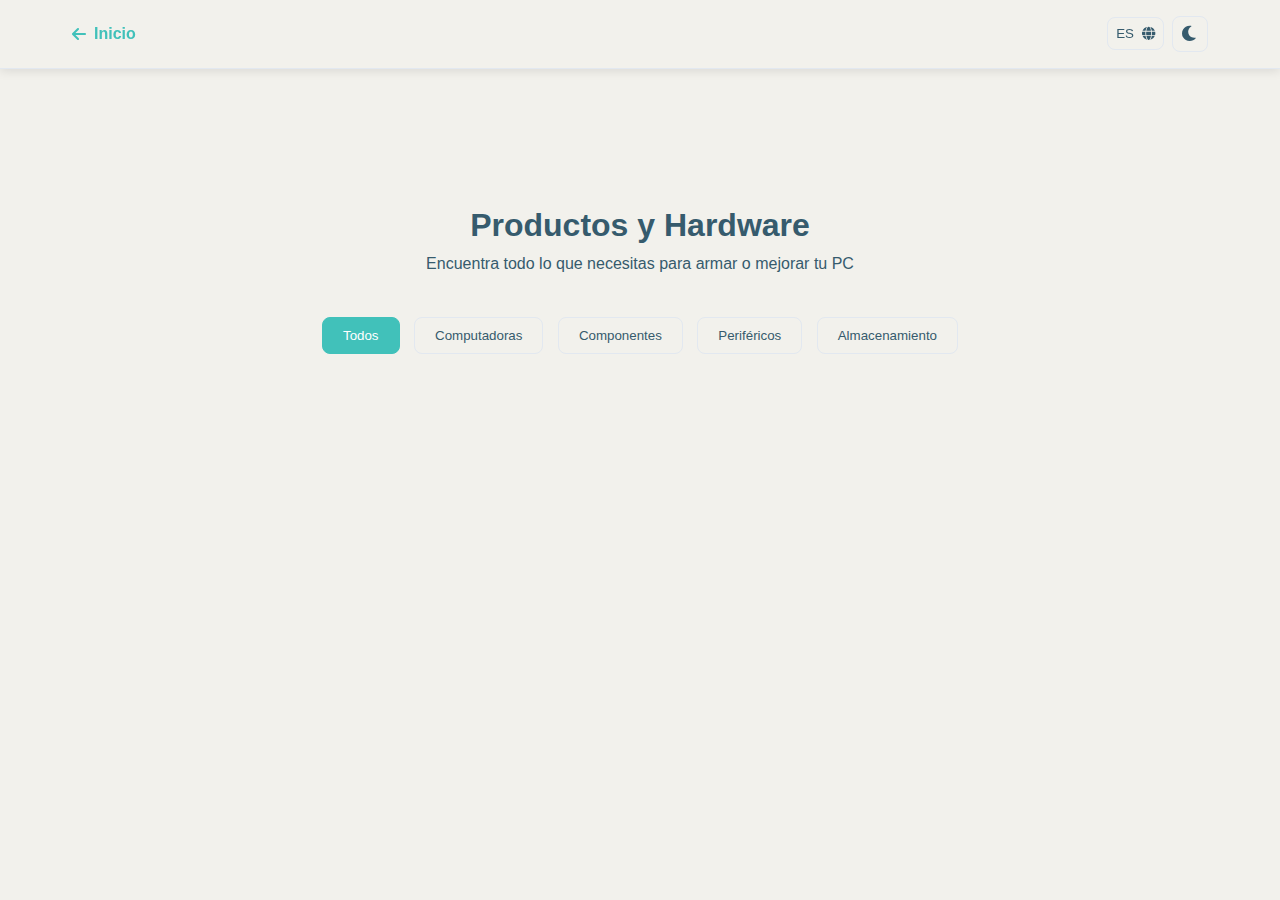
<file: store/store/store.html>
<!DOCTYPE html>
<html lang="es">
<head>
    <meta charset="UTF-8">
    <meta name="viewport" content="width=device-width, initial-scale=1.0">
    <title>Productos y Hardware - SSTI</title>
    <link rel="stylesheet" href="../../css/styles.css">
    <link href="https://cdnjs.cloudflare.com/ajax/libs/font-awesome/6.0.0/css/all.min.css" rel="stylesheet">
    <style>
        .store-page-header { padding-top: 120px; padding-bottom: 20px; text-align: center; }
        .back-home { display: inline-flex; align-items: center; gap: 8px; text-decoration: none; color: var(--primary-color); font-weight: 600; }
        .store-content { padding: 20px 0 80px; }
        .category-filter { text-align: center; margin-bottom: 40px; }
        .filter-btn { background: var(--background-color); border: 1px solid var(--border-color); color: var(--text-primary); padding: 10px 20px; margin: 0 5px; border-radius: 8px; cursor: pointer; transition: all 0.3s ease; }
        .filter-btn.active, .filter-btn:hover { background: var(--primary-color); color: white; border-color: var(--primary-color); }
        .products-catalog { display: grid; grid-template-columns: repeat(auto-fit, minmax(300px, 1fr)); gap: 30px; }
        .product-card { background: var(--background-color); border: 1px solid var(--border-color); border-radius: 16px; overflow: hidden; box-shadow: 0 10px 30px var(--shadow-color); transition: all 0.3s ease; }
        .product-card:hover { transform: translateY(-5px); box-shadow: 0 20px 40px var(--shadow-color); border-color: var(--primary-color); }
        .product-image { width: 100%; height: 200px; object-fit: cover; }
        .product-info { padding: 20px; }
        .product-category { color: var(--primary-color); font-size: 0.9rem; font-weight: 600; margin-bottom: 10px; }
        .product-title { font-size: 1.3rem; color: var(--text-primary); margin-bottom: 10px; }
        .product-description { color: var(--text-secondary); margin-bottom: 15px; line-height: 1.5; }
        .product-specs { margin-bottom: 20px; }
        .product-specs li { color: var(--text-secondary); margin-bottom: 5px; font-size: 0.9rem; }
        .product-price { font-size: 1.4rem; font-weight: 700; color: var(--primary-color); margin-bottom: 20px; }
        .product-actions { display: flex; gap: 10px; }
        .btn-primary { background: var(--primary-color); color: white; padding: 10px 20px; border-radius: 8px; text-decoration: none; font-weight: 600; transition: all 0.3s ease; }
        .btn-primary:hover { background: #3aa8a1; transform: translateY(-2px); }
        .btn-secondary { background: transparent; color: var(--primary-color); border: 1px solid var(--primary-color); padding: 10px 20px; border-radius: 8px; text-decoration: none; font-weight: 600; transition: all 0.3s ease; }
        .btn-secondary:hover { background: var(--primary-color); color: white; }
    </style>
    <script defer src="../../js/toggleDarkMode.js"></script>
    <script defer src="../../js/translate.js"></script>
    <script defer src="../../js/whatsapp.js"></script>
</head>
<body>
    <header class="header">
        <nav class="nav-container">
            <div class="nav-left">
                <div class="logo-container">
                    <a href="../../index.html" class="back-home" aria-label="Inicio">
                        <i class="fas fa-arrow-left"></i>
                        <span data-es="Inicio" data-en="Home">Inicio</span>
                    </a>
                </div>
            </div>
            <div class="nav-right">
                <div class="controls">
                    <button class="language-toggle" id="languageToggle">
                        <span class="lang-text" data-es="ES" data-en="EN">ES</span>
                        <i class="fas fa-globe"></i>
                    </button>
                    <button class="theme-toggle" id="themeToggle">
                        <i class="fas fa-moon theme-icon-dark"></i>
                        <i class="fas fa-sun theme-icon-light"></i>
                    </button>
                </div>
            </div>
        </nav>
    </header>

    <main class="store">
        <div class="container store-page-header">
            <h1 class="section-title" data-es="Productos y Hardware" data-en="Products and Hardware">Productos y Hardware</h1>
            <p class="section-subtitle" data-es="Encuentra todo lo que necesitas para armar o mejorar tu PC" data-en="Find everything you need to build or upgrade your PC">Encuentra todo lo que necesitas para armar o mejorar tu PC</p>
        </div>

        <div class="container store-content">
            <!-- Filtro de categorías -->
            <div class="category-filter">
                <button class="filter-btn active" data-category="todos" data-es="Todos" data-en="All">Todos</button>
                <button class="filter-btn" data-category="computadoras" data-es="Computadoras" data-en="Computers">Computadoras</button>
                <button class="filter-btn" data-category="componentes" data-es="Componentes" data-en="Components">Componentes</button>
                <button class="filter-btn" data-category="perifericos" data-es="Periféricos" data-en="Peripherals">Periféricos</button>
                <button class="filter-btn" data-category="almacenamiento" data-es="Almacenamiento" data-en="Storage">Almacenamiento</button>
        </div>

            <!-- Catálogo de productos 
            <div class="products-catalog">
                <!-- Computadoras 
                <div class="product-card" data-category="computadoras">
                    <img src="https://images.unsplash.com/photo-1517336714731-489689fd1ca8?w=500&auto=format&fit=crop&q=60&ixlib=rb-4.1.0&ixid=M3wxMjA3fDB8MHxwaG90by1yZWxhdGVkfDF8fHxlbnwwfHx8fHw%3D" alt="Laptop Gaming" class="product-image">
                    <div class="product-info">
                        <div class="product-category" data-es="Computadoras" data-en="Computers">Computadoras</div>
                        <h3 class="product-title" data-es="Laptop Gaming Pro" data-en="Gaming Pro Laptop">Laptop Gaming Pro</h3>
                        <p class="product-description" data-es="Laptop de alto rendimiento para gaming y trabajo profesional" data-en="High-performance laptop for gaming and professional work">Laptop de alto rendimiento para gaming y trabajo profesional</p>
                        <ul class="product-specs">
                            <li data-es="Intel Core i7 12th Gen" data-en="Intel Core i7 12th Gen">Intel Core i7 12th Gen</li>
                            <li data-es="16GB RAM DDR4" data-en="16GB DDR4 RAM">16GB RAM DDR4</li>
                            <li data-es="512GB SSD NVMe" data-en="512GB NVMe SSD">512GB SSD NVMe</li>
                            <li data-es="RTX 3060 6GB" data-en="RTX 3060 6GB">RTX 3060 6GB</li>
                        </ul>
                        <div class="product-price" data-es="$1,299" data-en="$1,299">$1,299</div>
                        <div class="product-actions">
                            <a href="#" class="btn-primary" data-es="Comprar Ahora" data-en="Buy Now">Comprar Ahora</a>
                            <a href="#" class="btn-secondary" data-es="Ver Detalles" data-en="View Details">Ver Detalles</a>
                        </div>
                    </div>
                </div>

                <!-- <div class="product-card" data-category="computadoras">
                    <img src="https://images.unsplash.com/photo-1547082299-de196ea013d6?w=500&auto=format&fit=crop&q=60&ixlib=rb-4.1.0&ixid=M3wxMjA3fDB8MHxwaG90by1yZWxhdGVkfDN8fHxlbnwwfHx8fHw%3D" alt="PC Desktop" class="product-image">
                    <div class="product-info">
                        <div class="product-category" data-es="Computadoras" data-en="Computers">Computadoras</div>
                        <h3 class="product-title" data-es="PC Desktop Empresarial" data-en="Business Desktop PC">PC Desktop Empresarial</h3>
                        <p class="product-description" data-es="Computadora de escritorio ideal para oficina y trabajo diario" data-en="Desktop computer ideal for office and daily work">Computadora de escritorio ideal para oficina y trabajo diario</p>
                        <ul class="product-specs">
                            <li data-es="Intel Core i5 11th Gen" data-en="Intel Core i5 11th Gen">Intel Core i5 11th Gen</li>
                            <li data-es="8GB RAM DDR4" data-en="8GB DDR4 RAM">8GB RAM DDR4</li>
                            <li data-es="256GB SSD" data-en="256GB SSD">256GB SSD</li>
                            <li data-es="Intel UHD Graphics" data-en="Intel UHD Graphics">Intel UHD Graphics</li>
                        </ul>
                        <div class="product-price" data-es="$599" data-en="$599">$599</div>
                        <div class="product-actions">
                            <a href="#" class="btn-primary" data-es="Comprar Ahora" data-en="Buy Now">Comprar Ahora</a>
                            <a href="#" class="btn-secondary" data-es="Ver Detalles" data-en="View Details">Ver Detalles</a>
                        </div>
                    </div>
                </div>

                <!-- Componentes 
                <div class="product-card" data-category="componentes">
                    <img src="https://images.unsplash.com/photo-1593640408182-31c70c8268f7?w=500&auto=format&fit=crop&q=60&ixlib=rb-4.1.0&ixid=M3wxMjA3fDB8MHxwaG90by1yZWxhdGVkfDF8fHxlbnwwfHx8fHw%3D" alt="Procesador Intel" class="product-image">
                    <div class="product-info">
                        <div class="product-category" data-es="Componentes" data-en="Components">Componentes</div>
                        <h3 class="product-title" data-es="Intel Core i9 13th Gen" data-en="Intel Core i9 13th Gen">Intel Core i9 13th Gen</h3>
                        <p class="product-description" data-es="Procesador de última generación para máximo rendimiento" data-en="Latest generation processor for maximum performance">Procesador de última generación para máximo rendimiento</p>
                        <ul class="product-specs">
                            <li data-es="24 núcleos (8P + 16E)" data-en="24 cores (8P + 16E)">24 núcleos (8P + 16E)</li>
                            <li data-es="32 hilos" data-en="32 threads">32 hilos</li>
                            <li data-es="5.8GHz Max Turbo" data-en="5.8GHz Max Turbo">5.8GHz Max Turbo</li>
                            <li data-es="Socket LGA1700" data-en="Socket LGA1700">Socket LGA1700</li>
                        </ul>
                        <div class="product-price" data-es="$549" data-en="$549">$549</div>
                        <div class="product-actions">
                            <a href="#" class="btn-primary" data-es="Comprar Ahora" data-en="Buy Now">Comprar Ahora</a>
                            <a href="#" class="btn-secondary" data-es="Ver Detalles" data-en="View Details">Ver Detalles</a>
                        </div>
                    </div>
                </div>

                <div class="product-card" data-category="componentes">
                    <img src="https://images.unsplash.com/photo-1597872200969-2b65d186604f?w=500&auto=format&fit=crop&q=60&ixlib=rb-4.1.0&ixid=M3wxMjA3fDB8MHxwaG90by1yZWxhdGVkfDF8fHxlbnwwfHx8fHw%3D" alt="Memoria RAM" class="product-image">
                    <div class="product-info">
                        <div class="product-category" data-es="Componentes" data-en="Components">Componentes</div>
                        <h3 class="product-title" data-es="Corsair Vengeance 32GB" data-en="Corsair Vengeance 32GB">Corsair Vengeance 32GB</h3>
                        <p class="product-description" data-es="Kit de memoria DDR5 de alto rendimiento" data-en="High-performance DDR5 memory kit">Kit de memoria DDR5 de alto rendimiento</p>
                        <ul class="product-specs">
                            <li data-es="DDR5 5600MHz" data-en="DDR5 5600MHz">DDR5 5600MHz</li>
                            <li data-es="CL36" data-en="CL36">CL36</li>
                            <li data-es="2x16GB" data-en="2x16GB">2x16GB</li>
                            <li data-es="RGB personalizable" data-en="Customizable RGB">RGB personalizable</li>
                        </ul>
                        <div class="product-price" data-es="$189" data-en="$189">$189</div>
                        <div class="product-actions">
                            <a href="#" class="btn-primary" data-es="Comprar Ahora" data-en="Buy Now">Comprar Ahora</a>
                            <a href="#" class="btn-secondary" data-es="Ver Detalles" data-en="View Details">Ver Detalles</a>
                        </div>
                    </div>
                </div>

                <!-- Periféricos 
                <div class="product-card" data-category="perifericos">
                    <img src="https://images.unsplash.com/photo-1527864550417-7fd91fc51a46?w=500&auto=format&fit=crop&q=60&ixlib=rb-4.1.0&ixid=M3wxMjA3fDB8MHxwaG90by1yZWxhdGVkfDF8fHxlbnwwfHx8fHw%3D" alt="Teclado Mecánico" class="product-image">
                    <div class="product-info">
                        <div class="product-category" data-es="Periféricos" data-en="Peripherals">Periféricos</div>
                        <h3 class="product-title" data-es="Logitech G Pro X" data-en="Logitech G Pro X">Logitech G Pro X</h3>
                        <p class="product-description" data-es="Teclado mecánico gaming con switches intercambiables" data-en="Gaming mechanical keyboard with swappable switches">Teclado mecánico gaming con switches intercambiables</p>
                        <ul class="product-specs">
                            <li data-es="Switches GX Blue" data-en="GX Blue switches">Switches GX Blue</li>
                            <li data-es="RGB personalizable" data-en="Customizable RGB">RGB personalizable</li>
                            <li data-es="Cable desmontable" data-en="Detachable cable">Cable desmontable</li>
                            <li data-es="Diseño compacto" data-en="Compact design">Diseño compacto</li>
                        </ul>
                        <div class="product-price" data-es="$149" data-en="$149">$149</div>
                        <div class="product-actions">
                            <a href="#" class="btn-primary" data-es="Comprar Ahora" data-en="Buy Now">Comprar Ahora</a>
                            <a href="#" class="btn-secondary" data-es="Ver Detalles" data-en="View Details">Ver Detalles</a>
                        </div>
                    </div>
                </div>

                <div class="product-card" data-category="perifericos">
                    <img src="https://images.unsplash.com/photo-1505740420928-5e560c06d30e?w=500&auto=format&fit=crop&q=60&ixlib=rb-4.1.0&ixid=M3wxMjA3fDB8MHxwaG90by1yZWxhdGVkfDF8fHxlbnwwfHx8fHw%3D" alt="Mouse Gaming" class="product-image">
                    <div class="product-info">
                        <div class="product-category" data-es="Periféricos" data-en="Peripherals">Periféricos</div>
                        <h3 class="product-title" data-es="Razer DeathAdder V3" data-en="Razer DeathAdder V3">Razer DeathAdder V3</h3>
                        <p class="product-description" data-es="Mouse gaming ergonómico con sensor óptico de alta precisión" data-en="Ergonomic gaming mouse with high-precision optical sensor">Mouse gaming ergonómico con sensor óptico de alta precisión</p>
                        <ul class="product-specs">
                            <li data-es="Sensor Focus Pro 30K" data-en="Focus Pro 30K sensor">Sensor Focus Pro 30K</li>
                            <li data-es="30,000 DPI" data-en="30,000 DPI">30,000 DPI</li>
                            <li data-es="8 botones programables" data-en="8 programmable buttons">8 botones programables</li>
                            <li data-es="Peso 59g" data-en="59g weight">Peso 59g</li>
                        </ul>
                        <div class="product-price" data-es="$79" data-en="$79">$79</div>
                        <div class="product-actions">
                            <a href="#" class="btn-primary" data-es="Comprar Ahora" data-en="Buy Now">Comprar Ahora</a>
                            <a href="#" class="btn-secondary" data-es="Ver Detalles" data-en="View Details">Ver Detalles</a>
                        </div>
                    </div>
                </div>

                <!-- Almacenamiento 
                <div class="product-card" data-category="almacenamiento">
                    <img src="https://images.unsplash.com/photo-1597872200969-2b65d186604f?w=500&auto=format&fit=crop&q=60&ixlib=rb-4.1.0&ixid=M3wxMjA3fDB8MHxwaG90by1yZWxhdGVkfDF8fHxlbnwwfHx8fHw%3D" alt="SSD NVMe" class="product-image">
                    <div class="product-info">
                        <div class="product-category" data-es="Almacenamiento" data-en="Storage">Almacenamiento</div>
                        <h3 class="product-title" data-es="Samsung 970 EVO Plus 1TB" data-en="Samsung 970 EVO Plus 1TB">Samsung 970 EVO Plus 1TB</h3>
                        <p class="product-description" data-es="SSD NVMe de alta velocidad para máximo rendimiento" data-en="High-speed NVMe SSD for maximum performance">SSD NVMe de alta velocidad para máximo rendimiento</p>
                        <ul class="product-specs">
                            <li data-es="NVMe PCIe 3.0 x4" data-en="NVMe PCIe 3.0 x4">NVMe PCIe 3.0 x4</li>
                            <li data-es="3,500 MB/s lectura" data-en="3,500 MB/s read">3,500 MB/s lectura</li>
                            <li data-es="3,300 MB/s escritura" data-en="3,300 MB/s write">3,300 MB/s escritura</li>
                            <li data-es="Garantía 5 años" data-en="5-year warranty">Garantía 5 años</li>
                        </ul>
                        <div class="product-price" data-es="$89" data-en="$89">$89</div>
                        <div class="product-actions">
                            <a href="#" class="btn-primary" data-es="Comprar Ahora" data-en="Buy Now">Comprar Ahora</a>
                            <a href="#" class="btn-secondary" data-es="Ver Detalles" data-en="View Details">Ver Detalles</a>
                        </div>
                    </div>
                </div>

                <div class="product-card" data-category="almacenamiento">
                    <img src="https://images.unsplash.com/photo-1597872200969-2b65d186604f?w=500&auto=format&fit=crop&q=60&ixlib=rb-4.1.0&ixid=M3wxMjA3fDB8MHxwaG90by1yZWxhdGVkfDF8fHxlbnwwfHx8fHw%3D" alt="Disco Duro Externo" class="product-image">
                    <div class="product-info">
                        <div class="product-category" data-es="Almacenamiento" data-en="Storage">Almacenamiento</div>
                        <h3 class="product-title" data-es="WD My Passport 2TB" data-en="WD My Passport 2TB">WD My Passport 2TB</h3>
                        <p class="product-description" data-es="Disco duro externo portátil con protección de contraseña" data-en="Portable external hard drive with password protection">Disco duro externo portátil con protección de contraseña</p>
                        <ul class="product-specs">
                            <li data-es="USB 3.0" data-en="USB 3.0">USB 3.0</li>
                            <li data-es="2TB de capacidad" data-en="2TB capacity">2TB de capacidad</li>
                            <li data-es="Protección con contraseña" data-en="Password protection">Protección con contraseña</li>
                            <li data-es="Compatible con PC y Mac" data-en="PC and Mac compatible">Compatible con PC y Mac</li>
                        </ul>
                        <div class="product-price" data-es="$69" data-en="$69">$69</div>
                        <div class="product-actions">
                            <a href="#" class="btn-primary" data-es="Comprar Ahora" data-en="Buy Now">Comprar Ahora</a>
                            <a href="#" class="btn-secondary" data-es="Ver Detalles" data-en="View Details">Ver Detalles</a>
                        </div>
                    </div>
                </div>
            </div>-->
        </div>
    </main>

    <script>
        // Filtro de categorías
        document.addEventListener('DOMContentLoaded', function() {
            const filterBtns = document.querySelectorAll('.filter-btn');
            const productCards = document.querySelectorAll('.product-card');

            filterBtns.forEach(btn => {
                btn.addEventListener('click', function() {
                    const category = this.getAttribute('data-category');
                    
                    // Actualizar botones activos
                    filterBtns.forEach(b => b.classList.remove('active'));
                    this.classList.add('active');

                    // Filtrar productos
                    productCards.forEach(card => {
                        if (category === 'todos' || card.getAttribute('data-category') === category) {
                            card.style.display = 'block';
                        } else {
                            card.style.display = 'none';
                        }
                    });
                });
            });
        });
    </script>

    <script defer src="../../js/scripts.js"></script>
</body>
</html>
</file>
<file: css/styles.css>
/* Reset y variables CSS */
* {
    margin: 0;
    padding: 0;
    box-sizing: border-box;
}

:root {
    /* Colores modo claro */
    --primary-color: #41C1BA;
    --secondary-color: #365B6D;
    --accent-color: #41C1BA;
    --background-color: #F2F1EC;
    --surface-color: #F2F1EC;
    --text-primary: #365B6D;
    --text-secondary: #365B6D;
    --border-color: #e2e8f0;
    --shadow-color: rgba(0, 0, 0, 0.1);
    
    /* Transiciones */
    --transition: all 0.3s ease;
}

/* Modo oscuro */
[data-theme="dark"] {
    --primary-color: #41C1BA;
    --secondary-color: #F2F1EC;
    --accent-color: #41C1BA;
    --background-color: #292626;
    --surface-color: #292626;
    --text-primary: #F2F1EC;
    --text-secondary: #F2F1EC;
    --border-color: #334155;
    --shadow-color: rgba(0, 0, 0, 0.3);
}

/* Estilos base */
body {
    font-family: 'Inter', -apple-system, BlinkMacSystemFont, 'Segoe UI', Roboto, sans-serif;
    line-height: 1.6;
    color: var(--text-primary);
    background-color: var(--background-color);
    transition: var(--transition);
}

.container {
    max-width: 1200px;
    margin: 0 auto;
    padding: 0 20px;
}

/* Header y Navegación */
.header {
    position: fixed;
    top: 0;
    left: 0;
    right: 0;
    background-color: var(--background-color);
    border-bottom: 1px solid var(--border-color);
    box-shadow: 0 2px 10px var(--shadow-color);
    z-index: 1000;
    transition: var(--transition);
}

.nav-container {
    display: flex;
    align-items: center;
    justify-content: space-between;
    padding: 1rem 2rem;
    max-width: 1200px;
    margin: 0 auto;
}

.nav-left {
    display: flex;
    align-items: center;
}

.logo-container {
    display: flex;
    align-items: center;
    gap: 1rem;
}

.logo {
    height: 40px;
    width: auto;
}

.company-name h1 {
    font-size: 1.2rem;
    font-weight: 700;
    color: var(--primary-color);
    line-height: 1.2;
}

.company-name h2 {
    font-size: 0.9rem;
    font-weight: 500;
    color: var(--text-secondary);
    line-height: 1.2;
}

/* Navegación central */
.nav-center {
    display: flex;
    align-items: center;
}

.nav-menu {
    display: flex;
    list-style: none;
    gap: 2rem;
}

.nav-link {
    text-decoration: none;
    color: var(--text-primary);
    font-weight: 500;
    transition: var(--transition);
    position: relative;
}

.nav-link:hover {
    color: var(--primary-color);
}

.nav-link::after {
    content: '';
    position: absolute;
    bottom: -5px;
    left: 0;
    width: 0;
    height: 2px;
    background-color: var(--primary-color);
    transition: var(--transition);
}

.nav-link:hover::after {
    width: 100%;
}

/* Controles del lado derecho */
.nav-right {
    display: flex;
    align-items: center;
    gap: 1rem;
}

.controls {
    display: flex;
    align-items: center;
    gap: 0.5rem;
}

.language-toggle,
.theme-toggle {
    background: none;
    border: 1px solid var(--border-color);
    border-radius: 8px;
    padding: 0.5rem;
    cursor: pointer;
    transition: var(--transition);
    color: var(--text-primary);
    display: flex;
    align-items: center;
    gap: 0.5rem;
}

.language-toggle:hover,
.theme-toggle:hover {
    background-color: var(--surface-color);
    border-color: var(--primary-color);
}

.theme-icon-light,
.theme-icon-dark {
    font-size: 1.1rem;
}

/* Botón menú móvil */
.mobile-menu-toggle {
    display: none;
    flex-direction: column;
    background: none;
    border: none;
    cursor: pointer;
    padding: 0.5rem;
    gap: 4px;
}

.mobile-menu-toggle span {
    width: 25px;
    height: 3px;
    background-color: var(--text-primary);
    transition: var(--transition);
    border-radius: 2px;
}

/* Estado activo del menú móvil */
.mobile-menu-toggle.active span:nth-child(1) {
    transform: rotate(45deg) translate(5px, 5px);
}

.mobile-menu-toggle.active span:nth-child(2) {
    opacity: 0;
}

.mobile-menu-toggle.active span:nth-child(3) {
    transform: rotate(-45deg) translate(7px, -6px);
}

/* Menú móvil */
@media (max-width: 768px) {
    .nav-menu {
        position: fixed;
        top: 80px;
        left: 0;
        right: 0;
        background-color: var(--background-color);
        border-bottom: 1px solid var(--border-color);
        box-shadow: 0 4px 10px var(--shadow-color);
        transform: translateY(-100%);
        opacity: 0;
        visibility: hidden;
        transition: all 0.3s ease;
        flex-direction: column;
        padding: 2rem 0;
        gap: 1rem;
    }
    
    .nav-menu.mobile-open {
        transform: translateY(0);
        opacity: 1;
        visibility: visible;
    }
    
    .nav-menu li {
        width: 100%;
        text-align: center;
    }
    
    .nav-link {
        display: block;
        padding: 1rem 2rem;
        border-bottom: 1px solid var(--border-color);
    }
    
    .nav-link:hover::after {
        display: none;
    }
}

/* Main Content - Solo para header */
main {
    margin-top: 80px;
}

/* Ajuste para hero section */
.hero {
    margin-top: 80px;
}

/* Utilidades para dark mode del header */
.logo-light {
    display: block;
}

.logo-dark {
    display: none;
}

[data-theme="dark"] .logo-light {
    display: none;
}

[data-theme="dark"] .logo-dark {
    display: block;
}

/* Header con efecto de scroll */
.header {
    transition: transform 0.3s ease, background-color 0.3s ease;
}

.header-hidden {
    transform: translateY(-100%);
}

/* Responsive Design del Header */
@media (max-width: 1024px) {
    .nav-menu {
        gap: 1.5rem;
    }
}

@media (max-width: 768px) {
    .nav-container {
        padding: 1rem;
    }
    
    /*.nav-center {
        display: none;
    }*/
    
    .mobile-menu-toggle {
        display: flex;
    }
    
    .company-name h1 {
        font-size: 1rem;
    }
    
    .company-name h2 {
        font-size: 0.8rem;
    }
    
    .logo {
        height: 32px;
    }
}

@media (max-width: 480px) {
    .controls {
        gap: 0.25rem;
    }
    
    .language-toggle,
    .theme-toggle {
        padding: 0.4rem;
    }
}

/* ===== HERO SECTION ===== */
.hero {
    position: relative;
    min-height: 100vh;
    display: flex;
    align-items: center;
    justify-content: center;
    padding: 120px 20px 60px;
    overflow: hidden;
    background: linear-gradient(135deg, var(--primary-color) 0%, var(--secondary-color) 100%);
}

.hero-background {
    position: absolute;
    top: 0;
    left: 0;
    right: 0;
    bottom: 0;
    background: url('data:image/svg+xml,<svg xmlns="http://www.w3.org/2000/svg" viewBox="0 0 100 100"><defs><pattern id="grid" width="10" height="10" patternUnits="userSpaceOnUse"><path d="M 10 0 L 0 0 0 10" fill="none" stroke="rgba(255,255,255,0.1)" stroke-width="0.5"/></pattern></defs><rect width="100" height="100" fill="url(%23grid)"/></svg>');
    opacity: 0.3;
}

.hero-overlay {
    position: absolute;
    top: 0;
    left: 0;
    right: 0;
    bottom: 0;
    background: rgba(0, 0, 0, 0.2);
}

.hero-content {
    position: relative;
    z-index: 2;
    display: grid;
    grid-template-columns: 1fr 1fr;
    gap: 4rem;
    max-width: 1200px;
    width: 100%;
    align-items: center;
}

.hero-text {
    color: white;
}

.hero-title {
    margin-bottom: 1.5rem;
    line-height: 1.1;
}

.hero-title-main {
    display: block;
    font-size: 3.5rem;
    font-weight: 800;
    margin-bottom: 0.5rem;
    background: linear-gradient(45deg, #ffffff, #f0f0f0);
    -webkit-background-clip: text;
    -webkit-text-fill-color: transparent;
    background-clip: text;
}

.hero-title-sub {
    display: block;
    font-size: 2.5rem;
    font-weight: 600;
    color: var(--accent-color);
    text-shadow: 2px 2px 4px rgba(0, 0, 0, 0.3);
}

.hero-description {
    font-size: 1.2rem;
    line-height: 1.6;
    margin-bottom: 2rem;
    color: rgba(255, 255, 255, 0.9);
    max-width: 500px;
}

.hero-features {
    display: flex;
    flex-direction: column;
    gap: 1rem;
    margin-bottom: 2.5rem;
}

.feature-item {
    display: flex;
    align-items: center;
    gap: 0.75rem;
    font-size: 1.1rem;
    color: rgba(255, 255, 255, 0.9);
    transition: all 0.3s ease;
    padding: 0.5rem;
    border-radius: 8px;
}

.feature-item:hover {
    background: rgba(255, 255, 255, 0.1);
    transform: translateX(10px);
}

.feature-item i {
    color: var(--accent-color);
    font-size: 1.2rem;
    width: 20px;
    text-align: center;
}

.hero-actions {
    display: flex;
    gap: 1rem;
    flex-wrap: wrap;
}

.btn {
    display: inline-flex;
    align-items: center;
    gap: 0.5rem;
    padding: 1rem 2rem;
    border-radius: 50px;
    text-decoration: none;
    font-weight: 600;
    font-size: 1rem;
    transition: all 0.3s ease;
    border: none;
    cursor: pointer;
    text-align: center;
    min-width: 180px;
    justify-content: center;
}

.btn-primary {
    background: var(--accent-color);
    color: white;
    box-shadow: 0 4px 15px rgba(65, 193, 186, 0.4);
}

.btn-primary:hover {
    background: #3aa8a1;
    transform: translateY(-2px);
    box-shadow: 0 6px 20px rgba(65, 193, 186, 0.6);
}

.btn-primary:active {
    transform: translateY(0);
    box-shadow: 0 2px 10px rgba(65, 193, 186, 0.4);
}

.btn-secondary {
    background: transparent;
    color: white;
    border: 2px solid white;
}

.btn-secondary:hover {
    background: white;
    color: var(--secondary-color);
    transform: translateY(-2px);
}

.btn-secondary:active {
    transform: translateY(0);
}

.hero-visual {
    display: flex;
    flex-direction: column;
    align-items: center;
    gap: 2rem;
}

.hero-image-container {
    position: relative;
    width: 100%;
    max-width: 400px;
}

.hero-image {
    width: 100%;
    height: auto;
    border-radius: 20px;
    box-shadow: 0 20px 40px rgba(0, 0, 0, 0.3);
    transition: transform 0.3s ease;
}

.hero-image:hover {
    transform: translateY(-10px) scale(1.02);
}

.hero-image-light {
    display: block;
}

.hero-image-dark {
    display: none;
}

[data-theme="dark"] .hero-image-light {
    display: none;
}

[data-theme="dark"] .hero-image-dark {
    display: block;
}

.hero-stats {
    display: grid;
    grid-template-columns: repeat(3, 1fr);
    gap: 1.5rem;
    width: 100%;
    max-width: 400px;
}

.stat-item {
    text-align: center;
    background: rgba(255, 255, 255, 0.1);
    backdrop-filter: blur(10px);
    border-radius: 15px;
    padding: 1.5rem 1rem;
    border: 1px solid rgba(255, 255, 255, 0.2);
    transition: all 0.3s ease;
    cursor: pointer;
}

.stat-item:hover {
    background: rgba(255, 255, 255, 0.2);
    transform: translateY(-5px);
    box-shadow: 0 10px 25px rgba(0, 0, 0, 0.2);
}

.stat-number {
    font-size: 2rem;
    font-weight: 800;
    color: var(--accent-color);
    margin-bottom: 0.5rem;
    text-shadow: 2px 2px 4px rgba(0, 0, 0, 0.3);
}

.stat-label {
    font-size: 0.9rem;
    color: rgba(255, 255, 255, 0.8);
    font-weight: 500;
}

/* Indicador de scroll: mejorar visibilidad */
.hero-scroll-indicator {
    position: absolute;
    bottom: max(30px, env(safe-area-inset-bottom));
    left: 50%;
    transform: translateX(-50%);
    display: flex;
    flex-direction: column;
    align-items: center;
    gap: 0.5rem;
    color: rgba(255, 255, 255, 0.7);
    font-size: 0.9rem;
    animation: bounce 2s infinite;
    z-index: 3;
    pointer-events: none;
}

.scroll-arrow {
    width: 20px;
    height: 20px;
    border-right: 2px solid rgba(255, 255, 255, 0.7);
    border-bottom: 2px solid rgba(255, 255, 255, 0.7);
    transform: rotate(45deg);
}

@keyframes bounce {
    0%, 20%, 50%, 80%, 100% {
        transform: translateX(-50%) translateY(0);
    }
    40% {
        transform: translateX(-50%) translateY(-10px);
    }
    60% {
        transform: translateX(-50%) translateY(-5px);
    }
}

/* Responsive Design para Hero Section */
@media (max-width: 1024px) {
    .hero-content {
        grid-template-columns: 1fr;
        gap: 3rem;
        text-align: center;
    }
    
    .hero-title-main {
        font-size: 3rem;
    }
    
    .hero-title-sub {
        font-size: 2rem;
    }
    
    .hero-description {
        max-width: 600px;
        margin: 0 auto 2rem;
    }
    
    .hero-features {
        align-items: center;
    }
    
    .hero-actions {
        justify-content: center;
    }
}

@media (max-width: 768px) {
    .hero {
        padding: 100px 20px 72px;
        min-height: 90vh;
    }
    
    .hero-title-main {
        font-size: 2.5rem;
    }
    
    .hero-title-sub {
        font-size: 1.8rem;
    }
    
    .hero-description {
        font-size: 1.1rem;
    }
    
    .hero-actions {
        flex-direction: column;
        align-items: center;
    }
    
    .btn {
        width: 100%;
        max-width: 300px;
    }
    
    .hero-stats {
        grid-template-columns: 1fr;
        gap: 1rem;
    }
    
    .stat-item {
        padding: 1rem;
    }
    .hero-scroll-indicator {
        bottom: max(24px, calc(env(safe-area-inset-bottom) + 12px));
        font-size: 0.95rem;
    }
}

@media (max-width: 480px) {
    .hero {
        padding-bottom: 84px;
    }
    .hero-scroll-indicator {
        bottom: max(20px, calc(env(safe-area-inset-bottom) + 10px));
    }
    .hero-title-main {
        font-size: 2rem;
    }
    
    .hero-title-sub {
        font-size: 1.5rem;
    }
    
    .hero-description {
        font-size: 1rem;
    }
    
    .hero-features {
        gap: 0.75rem;
    }
    
    .feature-item {
        font-size: 1rem;
    }
}

/* Evitar cambio de fondo de hero en modo oscuro */
[data-theme="dark"] .hero {
    background: linear-gradient(135deg, #41C1BA 0%, #365B6D 100%);
}
</file>
